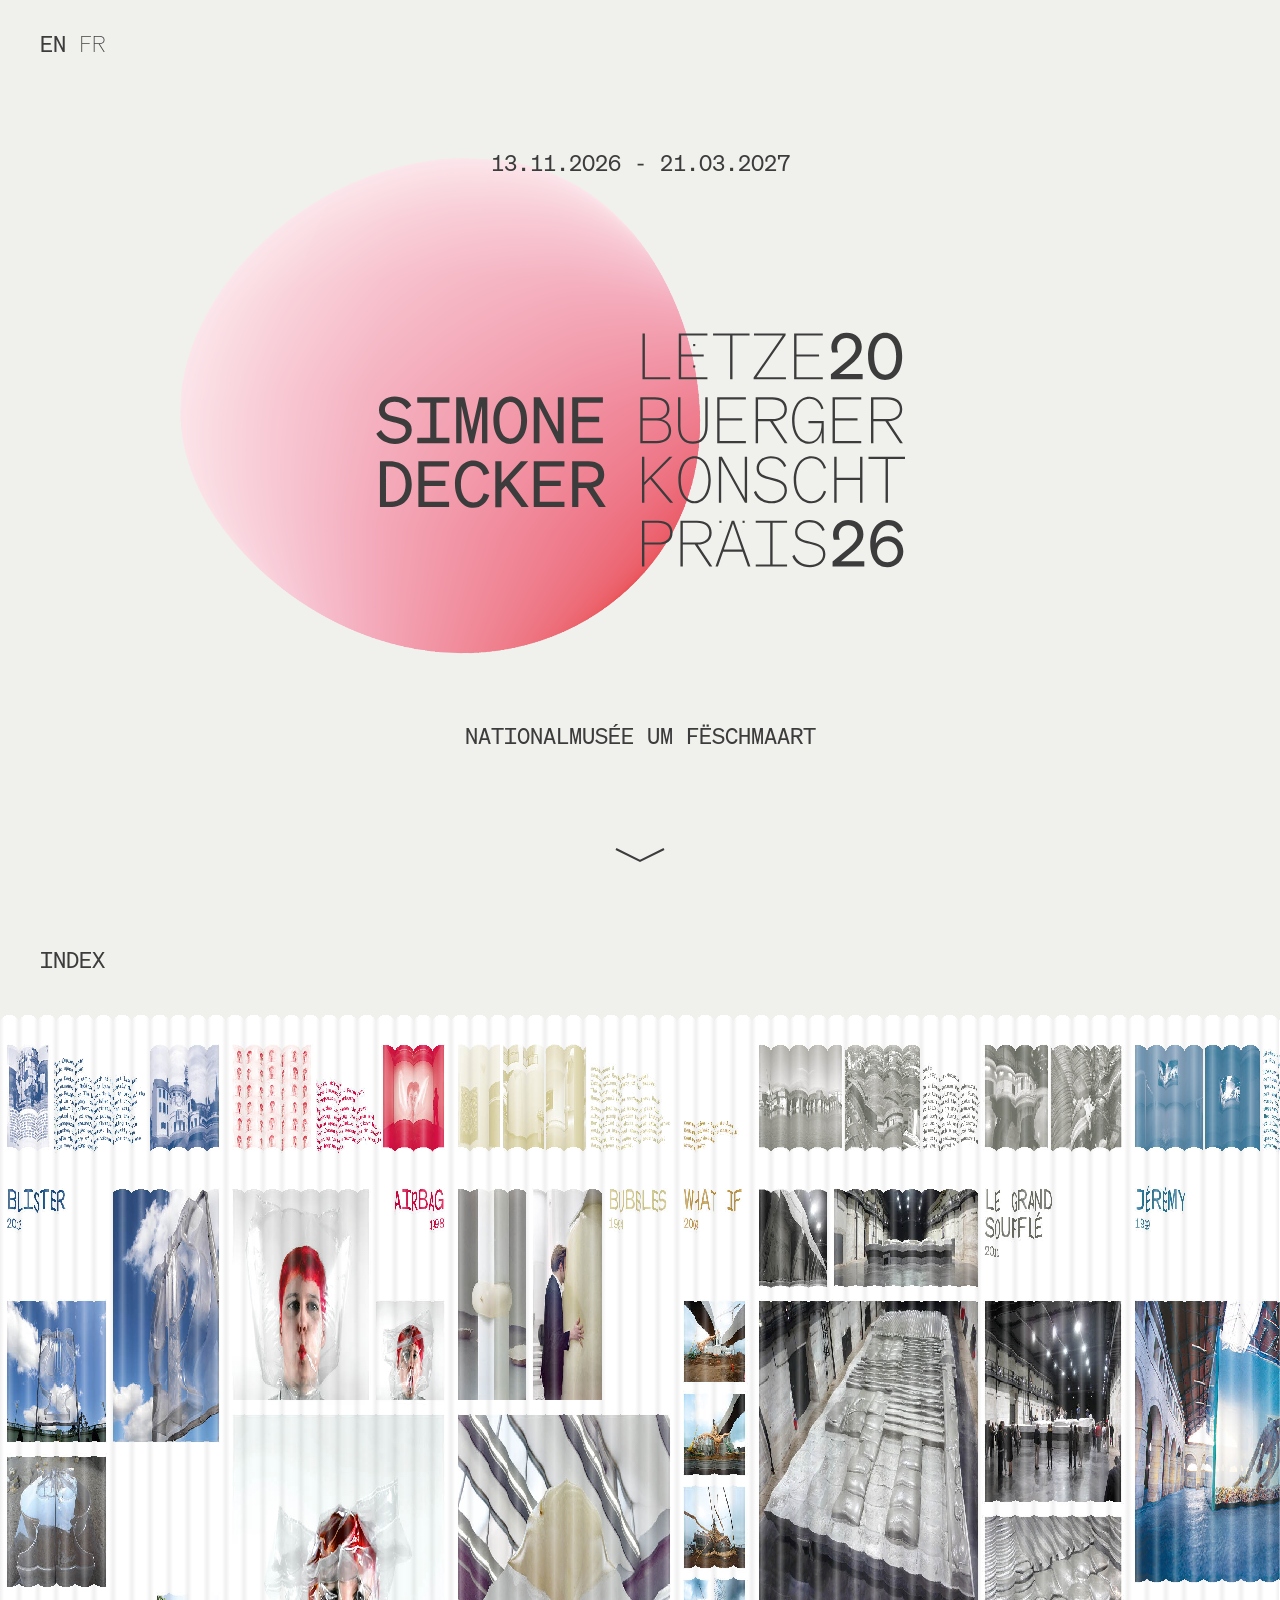
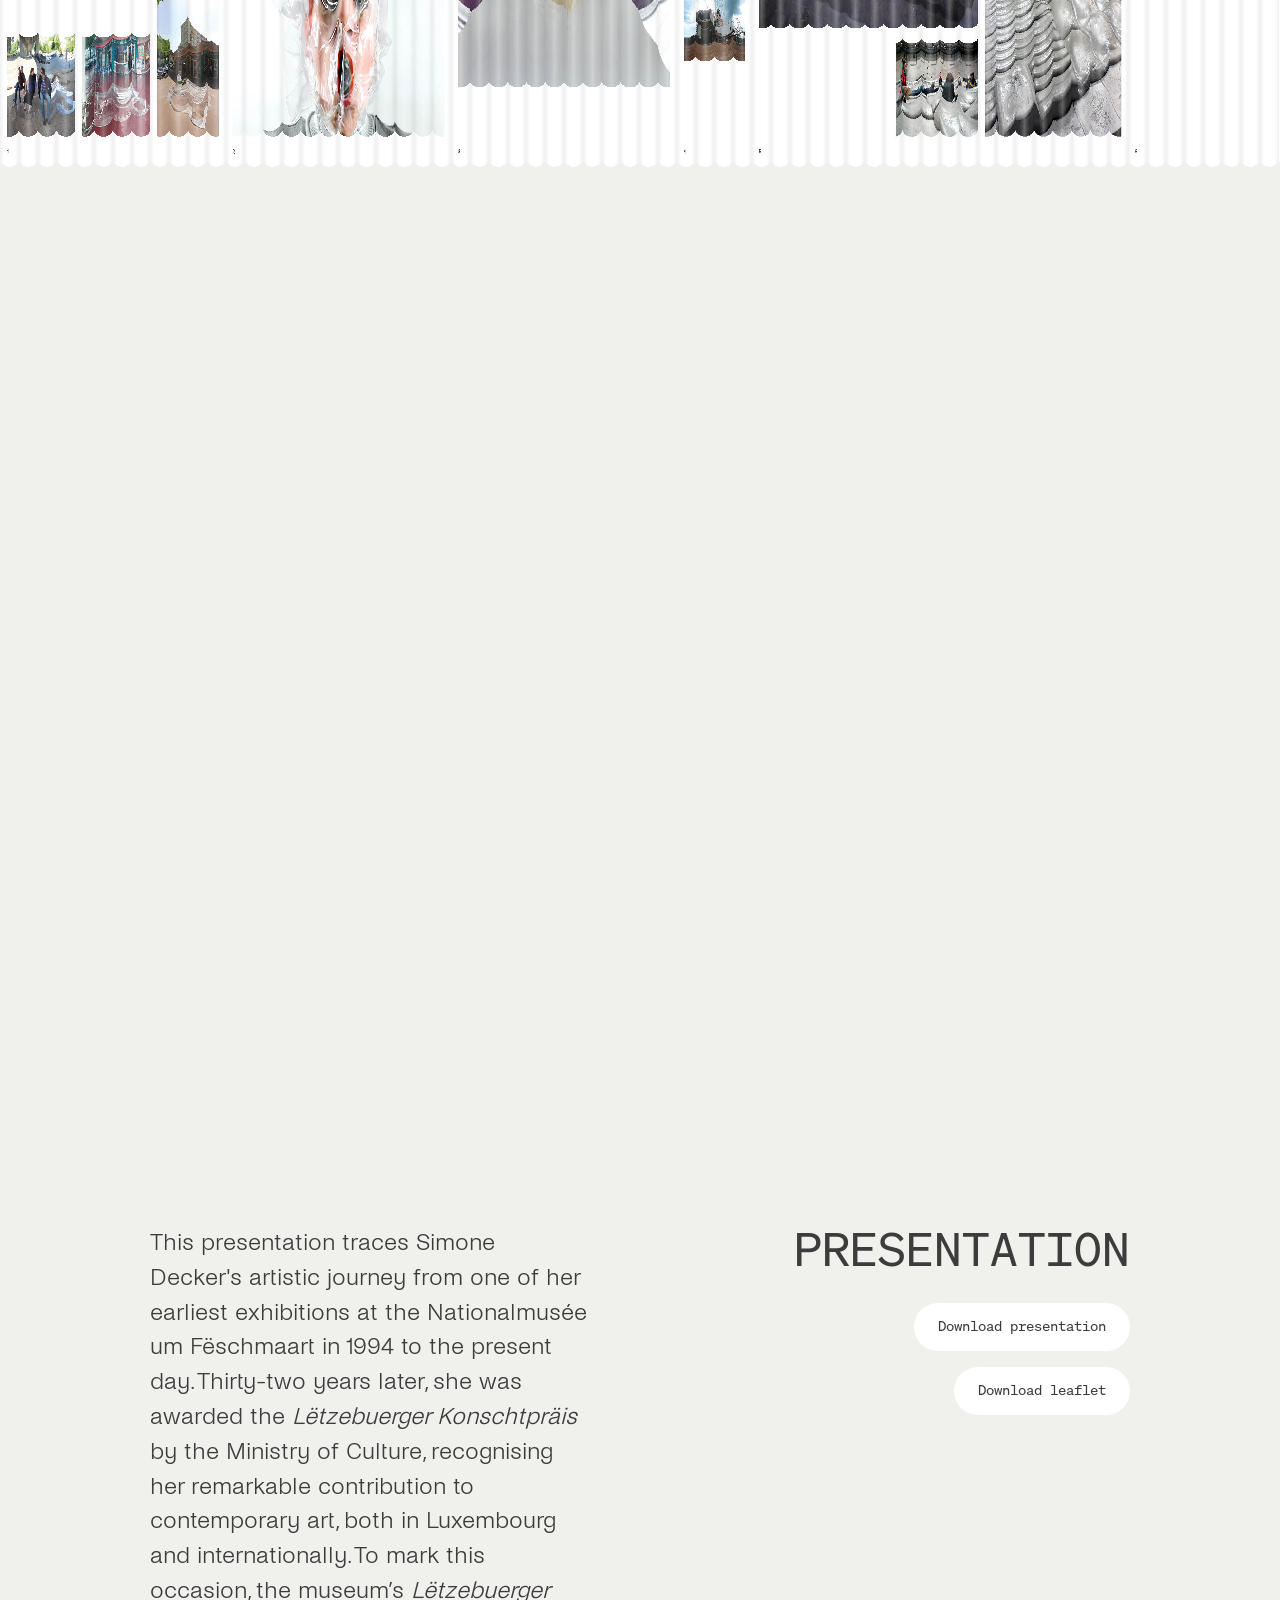
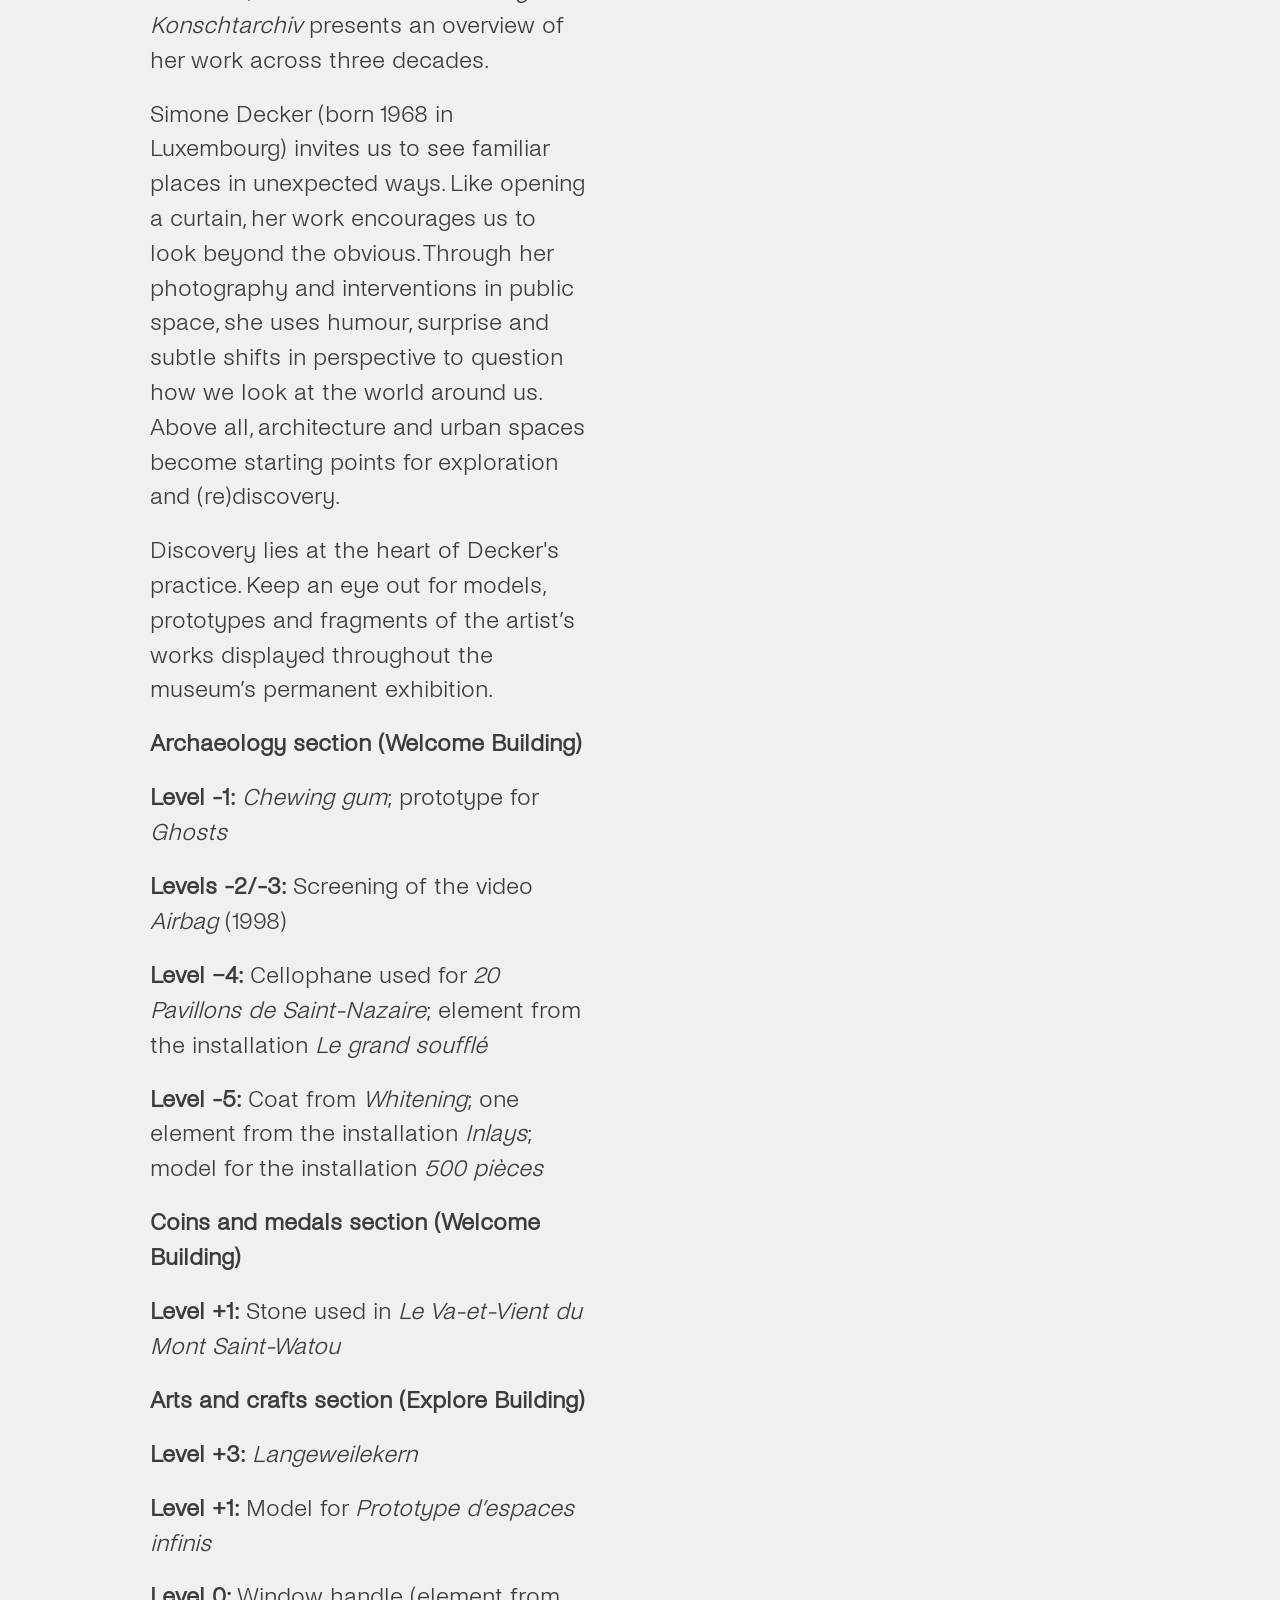
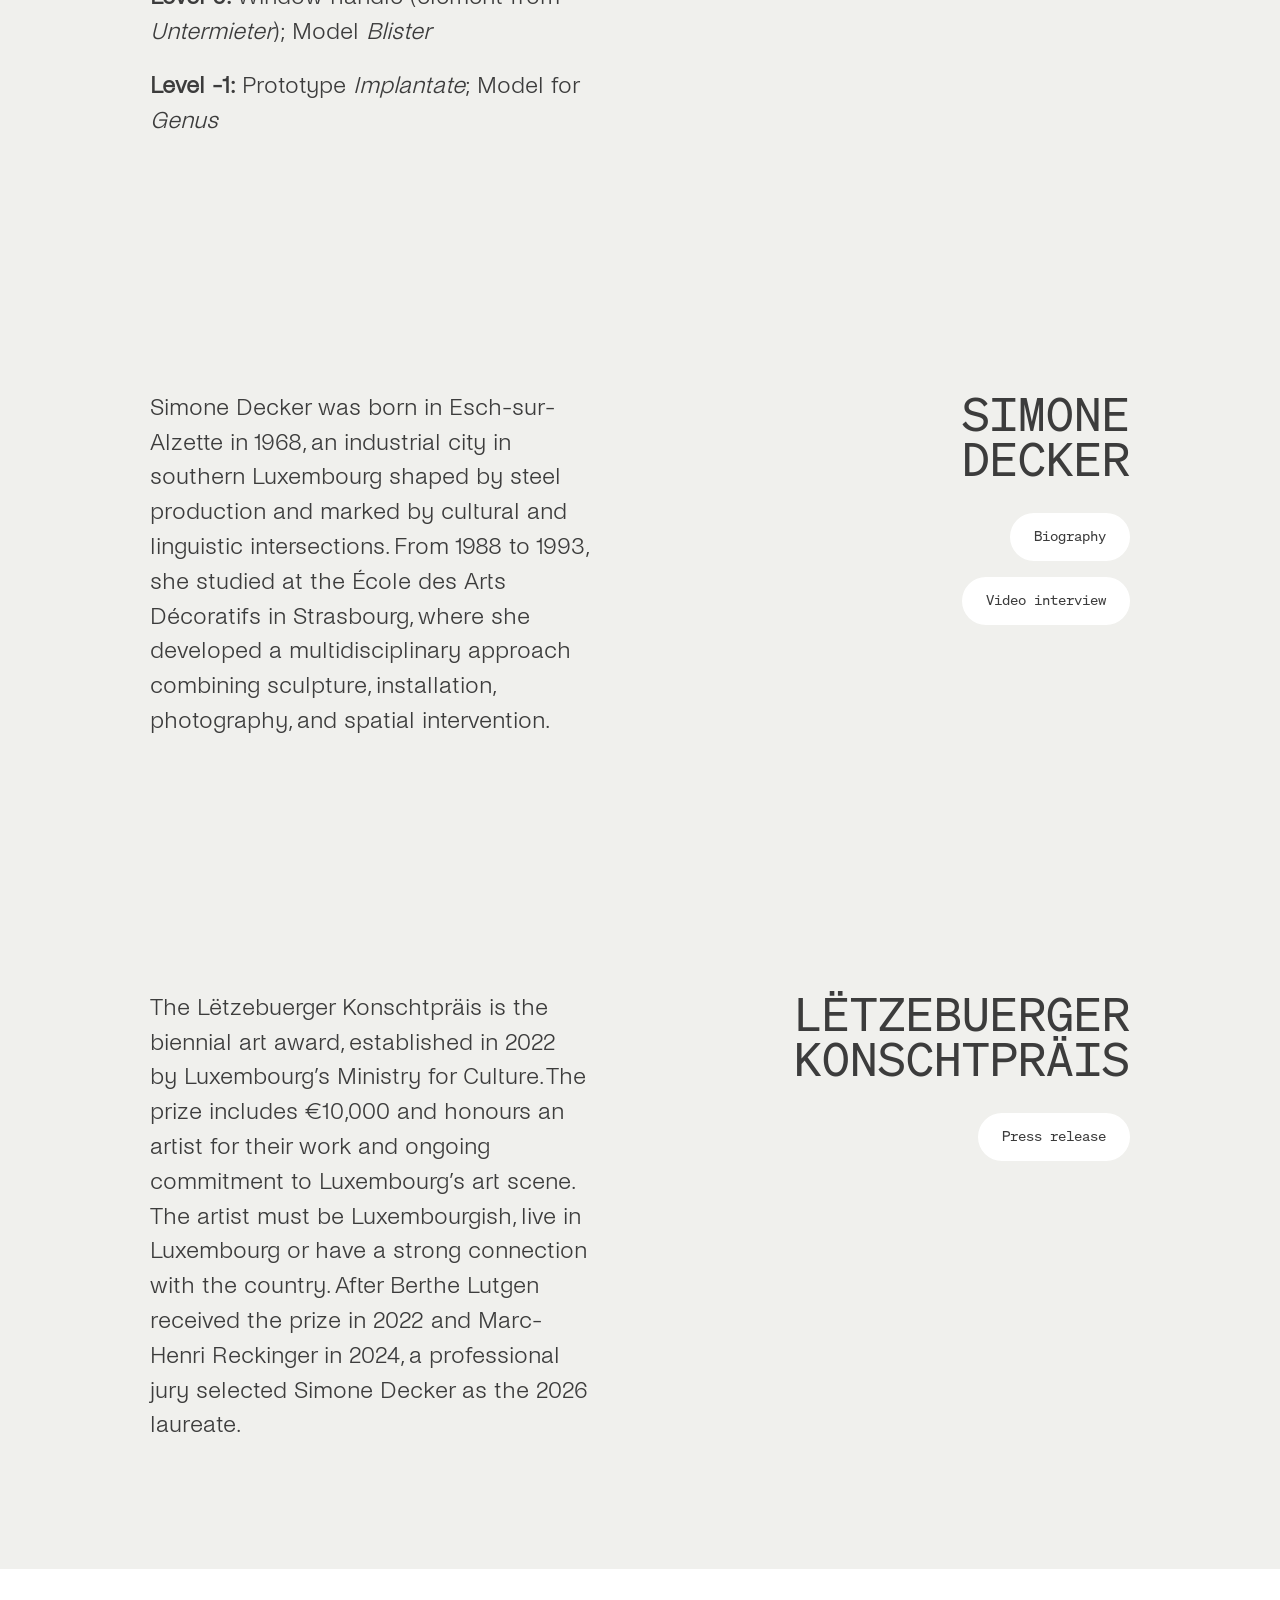
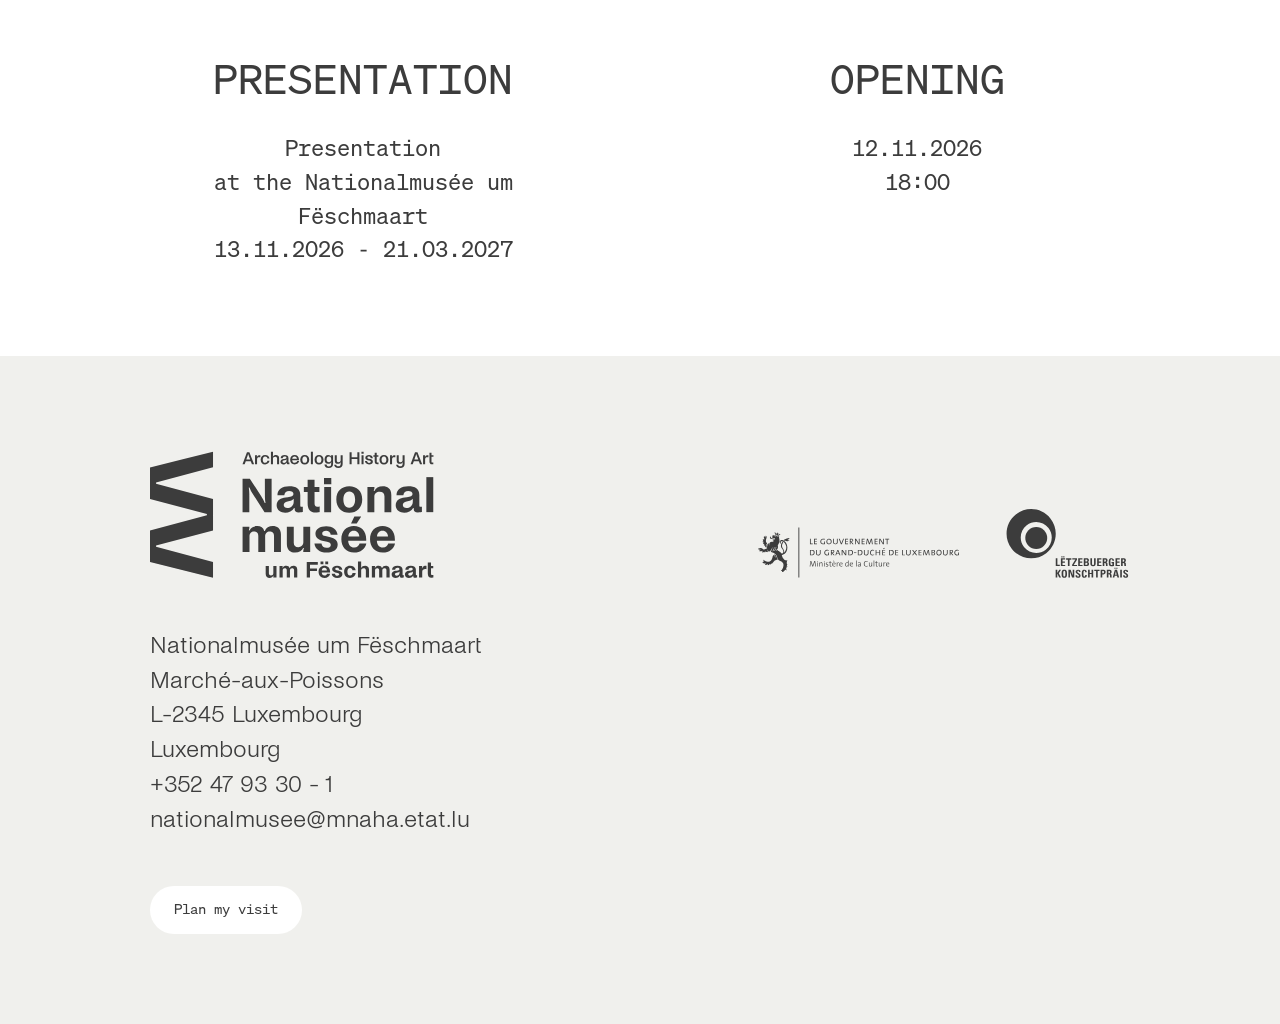
<file: index.html>
<!DOCTYPE html>
<html lang="en">

<head>
    <meta charset="UTF-8">
    <meta name="viewport" content="width=device-width, initial-scale=1.0">
    <title>KONSCHTPRÄIS 2026</title>
    <link rel="icon" href="assets/favicon.svg" type="image/svg+xml">
    <link rel="icon" href="assets/favicon.png" type="image/png">
    <link rel="stylesheet" href="style.css">
</head>

<body>

<section class="arrival-screen arrival-screen-identity" aria-label="Exhibition identity" data-i18n-aria-label="identity.label">
    <div class="arrival-identity-blob" data-identity-blob aria-hidden="true">
        <div class="arrival-identity-blob-pose">
            <img src="assets/blop.svg" alt="">
        </div>
    </div>
    <div class="arrival-identity-content">
        <nav class="arrival-identity-language" aria-label="Languages" data-i18n-aria-label="language.label">
            <button type="button" data-language="en" lang="en" aria-label="English" aria-pressed="true">EN</button>
            <button type="button" data-language="fr" lang="fr" aria-label="Français" aria-pressed="false">FR</button>
        </nav>
        <h1 class="arrival-identity-title">
            <img src="assets/title.svg" width="830" height="380"
                 alt="Simone Decker — Lëtzebuerger Konschtpräis 2026">
        </h1>
        <p class="arrival-identity-dates">13.11.2026 - 21.03.2027</p>
        <p class="arrival-identity-venue">NATIONALMUSÉE UM FËSCHMAART</p>
    </div>
    <a class="arrival-scroll-indicator" href="#curtain-stage"
       aria-label="Scroll down / Défiler vers le bas">
        <svg width="50" height="16" viewBox="0 0 50 16" aria-hidden="true" focusable="false">
            <path d="M1 2 L25 14 L49 2" fill="none" stroke="currentColor"
                  stroke-width="2" stroke-linecap="butt" stroke-linejoin="miter" />
        </svg>
    </a>
</section>

<section id="curtain-stage" class="curtain-sticky-stage">
<main class="hero">
<header id="conversationBar" class="conversation-bar">
    <span class="curtain-index-label">INDEX</span>
    <output class="conversation-bar-text" data-conversation-text aria-live="polite" aria-label="LETZEBUERGER KONSCHTPRAIS">
        <span class="conversation-title-line" data-conversation-title-line aria-hidden="true">LETZEBUERGER KONSCHTPRAIS</span>
    </output>
    <button type="button" class="conversation-menu-trigger" data-conversation-menu-trigger aria-expanded="false" aria-controls="conversationProjectList" aria-label="Open project list" data-i18n-aria-label="navigation.open">☰</button>
    <nav id="conversationProjectList" class="conversation-project-list" aria-label="Projects" data-i18n-aria-label="navigation.projects" hidden>
        <ul data-conversation-projects></ul>
    </nav>
</header>

<aside id="semanticNavigation" hidden aria-label="Temporary semantic navigation" data-i18n-aria-label="navigation.temporary">
    <select data-project-select disabled aria-label="Choose project" data-i18n-aria-label="navigation.chooseLabel">
        <option value="">Choose project…</option>
    </select>
    <output data-project-label>Project — / —</output>
    <button type="button" data-project-previous data-i18n="navigation.previous" disabled>PREVIOUS</button>
    <button type="button" data-project-next data-i18n="navigation.next" disabled>NEXT</button>
</aside>

<input hidden type="file" id="fileInput" accept="image/*" multiple>

<aside id="debugPanel" class="debug-panel" lang="en" aria-label="Development controls" hidden>
    <button type="button" class="debug-panel-close" data-debug-close aria-label="Close development controls">×</button>

    <div class="controls" aria-label="Periodic surface controls">
        <div class="debug-control">
            <label for="minimumVisibleFactorInput">Minimum Visible Factor</label>
            <div class="debug-control-inputs">
                <input type="range" id="minimumVisibleFactorInput" min="0" max="100" value="20" step="1">
                <input type="number" id="minimumVisibleFactorNumber" min="0" max="100" value="20" step="1" aria-label="Minimum Visible Factor value">
                <span>%</span>
            </div>
        </div>

        <div class="debug-control">
            <label for="maximumVisibleFactorInput">Maximum Visible Factor</label>
            <div class="debug-control-inputs">
                <input type="range" id="maximumVisibleFactorInput" min="0" max="100" value="100" step="1">
                <input type="number" id="maximumVisibleFactorNumber" min="0" max="100" value="100" step="1" aria-label="Maximum Visible Factor value">
                <span>%</span>
            </div>
        </div>

        <div class="debug-control">
            <label for="resetCurtainStateInput">Reset Curtain State</label>
            <div class="debug-control-inputs">
                <input type="range" id="resetCurtainStateInput" min="0" max="100" value="37.5" step="0.1">
                <input type="number" id="resetCurtainStateNumber" min="20" max="100" value="50" step="1" aria-label="Reset Curtain State value">
                <span>%</span>
            </div>
        </div>

        <div class="debug-control">
            <label for="carrierDistanceInput">Carrier Distance</label>
            <div class="debug-control-inputs">
                <input type="range" id="carrierDistanceInput" min="20" max="300" value="125" step="1">
                <input type="number" id="carrierDistanceNumber" min="20" max="300" value="125" step="1" aria-label="Carrier distance value">
                <span>mm</span>
            </div>
        </div>

        <div class="debug-control">
            <label for="modelTransitionInput">Model Transition</label>
            <div class="debug-control-inputs">
                <input type="range" id="modelTransitionInput" min="0" max="100" value="50" step="1">
                <input type="number" id="modelTransitionNumber" min="0" max="100" value="50" step="1" aria-label="Model transition value">
                <span>%</span>
            </div>
        </div>
    </div>

    <div class="developer-viewport-control">
        <label for="viewportPositionInput">Viewport Position</label>
        <input type="range" id="viewportPositionInput" min="0" max="100" value="0" step="0.1">
        <output id="viewportPositionValue" for="viewportPositionInput">0% · X 0 projected px</output>
    </div>

    <section class="mobile-snap-box-diagnostic" aria-label="Mobile snap-box diagnostic">
        <label for="mobileSnapBoxToggle">
            <input id="mobileSnapBoxToggle" type="checkbox">
            SHOW MOBILE SNAP BOXES
        </label>
        <pre id="mobileSnapBoxOutput" hidden></pre>
    </section>

    <section id="performanceOverview" class="performance-overview" aria-label="Performance information">
        <div class="performance-overview-header">
            <span>Performance</span>
        </div>
        <label class="source-representation-control" for="artworkSourceRepresentation">
            Artwork source
            <select id="artworkSourceRepresentation">
                <option value="a">SOURCE A</option>
                <option value="b">SOURCE B</option>
            </select>
        </label>
        <div data-performance-body>
            <pre data-performance-output>PERFORMANCE
Load artwork to begin measuring.</pre>
            <div class="performance-overview-actions">
                <button type="button" data-capture-performance>CAPTURE 5s</button>
                <button type="button" data-reset-worst>Reset</button>
            </div>
        </div>
    </section>
</aside>
<button id="debugReopen" lang="en" type="button" class="debug-reopen" data-debug-reopen aria-label="Open development controls" hidden>Dev</button>

<div class="container">
    <div id="curtainPresentation" class="curtain-presentation">
        <canvas id="canvas"></canvas>
        <div class="curtain-pinch-hint" data-curtain-pinch-hint
            aria-hidden="true" hidden>
            <img src="assets/pinch.svg" alt="">
        </div>
    </div>

</div>
</main>
</section>

<article class="exhibition-information" aria-label="Exhibition information" data-i18n-aria-label="editorial.label">
    <section class="editorial-section presentation-section" aria-labelledby="presentation-heading" lang="en" data-i18n-section>
        <div class="editorial-side">
            <h2 id="presentation-heading" class="editorial-title">
                <span class="editorial-title-line" data-i18n="presentation.heading">PRESENTATION</span>
            </h2>
            <div class="editorial-actions presentation-actions">
                <a class="information-pill presentation-download-link"
                    href="public/SIMONE-presentation-download.pdf"
                    download="SIMONE-presentation-download.pdf"><span data-i18n="actions.downloadPresentation">Download presentation</span></a>
                <a class="information-pill presentation-download-link leaflet-preview-link"
                    href="public/SIMONE-export/Simone%20Decker%20-%20Konschtpr%C3%A4is%202026%20-%20D%C3%A9pliant%20-%20download.pdf"
                    download="Simone Decker - Konschtpräis 2026 - Dépliant - download.pdf"><span data-i18n="actions.downloadLeaflet">Download leaflet</span></a>
            </div>
        </div>
        <div class="editorial-body">
            <p data-i18n-rich="presentation.intro">This presentation traces Simone Decker's artistic journey from one of her earliest exhibitions at the Nationalmusée um Fëschmaart in 1994 to the present day. Thirty-two years later, she was awarded the <em>Lëtzebuerger Konschtpräis</em> by the Ministry of Culture, recognising her remarkable contribution to contemporary art, both in Luxembourg and internationally. To mark this occasion, the museum’s <em>Lëtzebuerger Konschtarchiv</em> presents an overview of her work across three decades.</p>
            <p data-i18n-rich="presentation.practice">Simone Decker (born 1968 in Luxembourg) invites us to see familiar places in unexpected ways. Like opening a curtain, her work encourages us to look beyond the obvious. Through her photography and interventions in public space, she uses humour, surprise and subtle shifts in perspective to question how we look at the world around us. Above all, architecture and urban spaces become starting points for exploration and (re)discovery.</p>
            <p data-i18n-rich="presentation.discovery">Discovery lies at the heart of Decker's practice. Keep an eye out for models, prototypes and fragments of the artist’s works displayed throughout the museum’s permanent exhibition.</p>
            <p data-i18n-rich="presentation.archaeology"><strong>Archaeology section (Welcome Building)</strong></p>
            <p data-i18n-rich="presentation.level1"><strong>Level -1:</strong> <em>Chewing gum</em>; prototype for <em>Ghosts</em></p>
            <p data-i18n-rich="presentation.level23"><strong>Levels -2/-3:</strong> Screening of the video <em>Airbag</em> (1998)</p>
            <p data-i18n-rich="presentation.level4"><strong>Level −4:</strong> Cellophane used for <em>20 Pavillons de Saint-Nazaire</em>; element from the installation <em>Le grand soufflé</em></p>
            <p data-i18n-rich="presentation.level5"><strong>Level -5:</strong> Coat from <em>Whitening</em>; one element from the installation <em>Inlays</em>; model for the installation <em>500 pièces</em></p>
            <p data-i18n-rich="presentation.coins"><strong>Coins and medals section (Welcome Building)</strong></p>
            <p data-i18n-rich="presentation.coinsLevel2"><strong>Level +1:</strong> Stone used in <em>Le Va-et-Vient du Mont Saint-Watou</em></p>
            <p data-i18n-rich="presentation.crafts"><strong>Arts and crafts section (Explore Building)</strong></p>
            <p data-i18n-rich="presentation.craftsLevel3"><strong>Level +3:</strong> <em>Langeweilekern</em></p>
            <p data-i18n-rich="presentation.craftsLevel1"><strong>Level +1:</strong> Model for <em>Prototype d’espaces infinis</em></p>
            <p data-i18n-rich="presentation.craftsLevel0"><strong>Level 0:</strong> Window handle (element from <em>Untermieter</em>); Model <em>Blister</em></p>
            <p data-i18n-rich="presentation.craftsLevelMinus1"><strong>Level -1:</strong> Prototype <em>Implantate</em>; Model for <em>Genus</em></p>
        </div>
    </section>

    <section class="editorial-section" aria-labelledby="simone-decker-heading" lang="en" data-i18n-section>
        <div class="editorial-side">
            <h2 id="simone-decker-heading" class="editorial-title">
                <span class="editorial-title-line">SIMONE</span>
                <span class="editorial-title-line">DECKER</span>
            </h2>
            <div class="editorial-actions artist-actions" aria-label="Related Simone Decker content" data-i18n-aria-label="artist.related">
                <a class="information-pill konschtlexikon-link"
                    href="https://www.konschtlexikon.mnaha.lu/entry/lkl000302/"
                    target="_blank" rel="noopener noreferrer" data-i18n="actions.biography">Biography</a>
                <a class="information-pill video-interview-link" href="https://youtu.be/BH88cf4mVGA" target="_blank" rel="noopener noreferrer" data-i18n="actions.videoInterview">Video interview</a>
            </div>
        </div>
        <div class="editorial-body">
            <p data-i18n-rich="artist.biography">Simone Decker was born in Esch-sur-Alzette in 1968, an industrial city in southern Luxembourg shaped by steel production and marked by cultural and linguistic intersections. From 1988 to 1993, she studied at the École des Arts Décoratifs in Strasbourg, where she developed a multidisciplinary approach combining sculpture, installation, photography, and spatial intervention.</p>
        </div>
    </section>

    <section class="editorial-section" aria-labelledby="prize-heading" lang="en" data-i18n-section>
        <div class="editorial-side">
            <h2 id="prize-heading" class="editorial-title">
                <span class="editorial-title-line">LËTZEBUERGER</span>
                <span class="editorial-title-line">KONSCHTPRÄIS</span>
            </h2>
            <div class="editorial-actions" aria-label="Related prize content" data-i18n-aria-label="prize.related">
                <a class="information-pill press-release-link"
                    href="https://mcult.gouvernement.lu/en/actualites.gouvernement2024+fr+actualites+toutes_actualites+communiques+2026+01-janvier+22-thill-konschtprais.html"
                    target="_blank" rel="noopener noreferrer"><span data-i18n="actions.pressRelease">Press release</span></a>
            </div>
        </div>
        <div class="editorial-body">
            <p data-i18n-rich="prize.description">The Lëtzebuerger Konschtpräis is the biennial art award, established in 2022 by Luxembourg’s Ministry for Culture. The prize includes €10,000 and honours an artist for their work and ongoing commitment to Luxembourg’s art scene. The artist must be Luxembourgish, live in Luxembourg or have a strong connection with the country. After Berthe Lutgen received the prize in 2022 and Marc-Henri Reckinger in 2024, a professional jury selected Simone Decker as the 2026 laureate.</p>
        </div>
    </section>

    <section class="visit-information" aria-label="Exhibition dates" data-i18n-aria-label="visit.label">
        <section class="visit-information-block visit-information-block-exhibition"
            aria-labelledby="exhibition-heading">
            <h2 id="exhibition-heading" data-i18n="visit.exhibitionHeading">PRESENTATION</h2>
            <p><span data-i18n="visit.description">Presentation</span><br>
                <span data-i18n="visit.location">at the Nationalmusée um Fëschmaart</span><br>
                <time datetime="2026-11-13">13.11.2026</time> -
                <time datetime="2027-03-21">21.03.2027</time></p>
        </section>
        <section class="visit-information-block" aria-labelledby="opening-heading">
            <h2 id="opening-heading" data-i18n="visit.openingHeading">OPENING</h2>
            <p><time datetime="2026-11-12T18:00">12.11.2026<br>18:00</time></p>
        </section>
    </section>

    <footer class="exhibition-footer">
        <div class="exhibition-footer-logos">
            <img src="assets/logomusee.svg" width="290" height="135"
                alt="Nationalmusée um Fëschmaart">
            <img src="assets/logos.svg" width="375" height="75"
                alt="Ministry of Culture and Lëtzebuerger Konschtpräis" data-i18n-alt="footer.partnersAlt">
        </div>
        <address class="exhibition-contact">
            Nationalmusée um Fëschmaart<br>
            Marché-aux-Poissons<br>
            L-2345 Luxembourg<br>
            Luxembourg<br>
            <a href="tel:+3524793301">+352 47 93 30 - 1</a><br>
            <a href="mailto:nationalmusee@mnaha.etat.lu">nationalmusee@mnaha.etat.lu</a>
        </address>
        <a class="information-pill exhibition-visit-action" data-i18n="actions.planVisit"
            href="https://www.nationalmusee.lu/en/visit/practical-infos/opening-times-and-admission"
            data-language-href-en="https://www.nationalmusee.lu/en/visit/practical-infos/opening-times-and-admission"
            data-language-href-fr="https://www.nationalmusee.lu/fr/visite/infos-pratiques/horaires-et-tarifs"
            target="_blank" rel="noopener noreferrer">
            Plan my visit
        </a>
    </footer>
</article>

<script type="module" src="script.js"></script>
<script type="module" src="src/application/startArrivalScrollIndicator.js"></script>

</body>
</html>
</file>
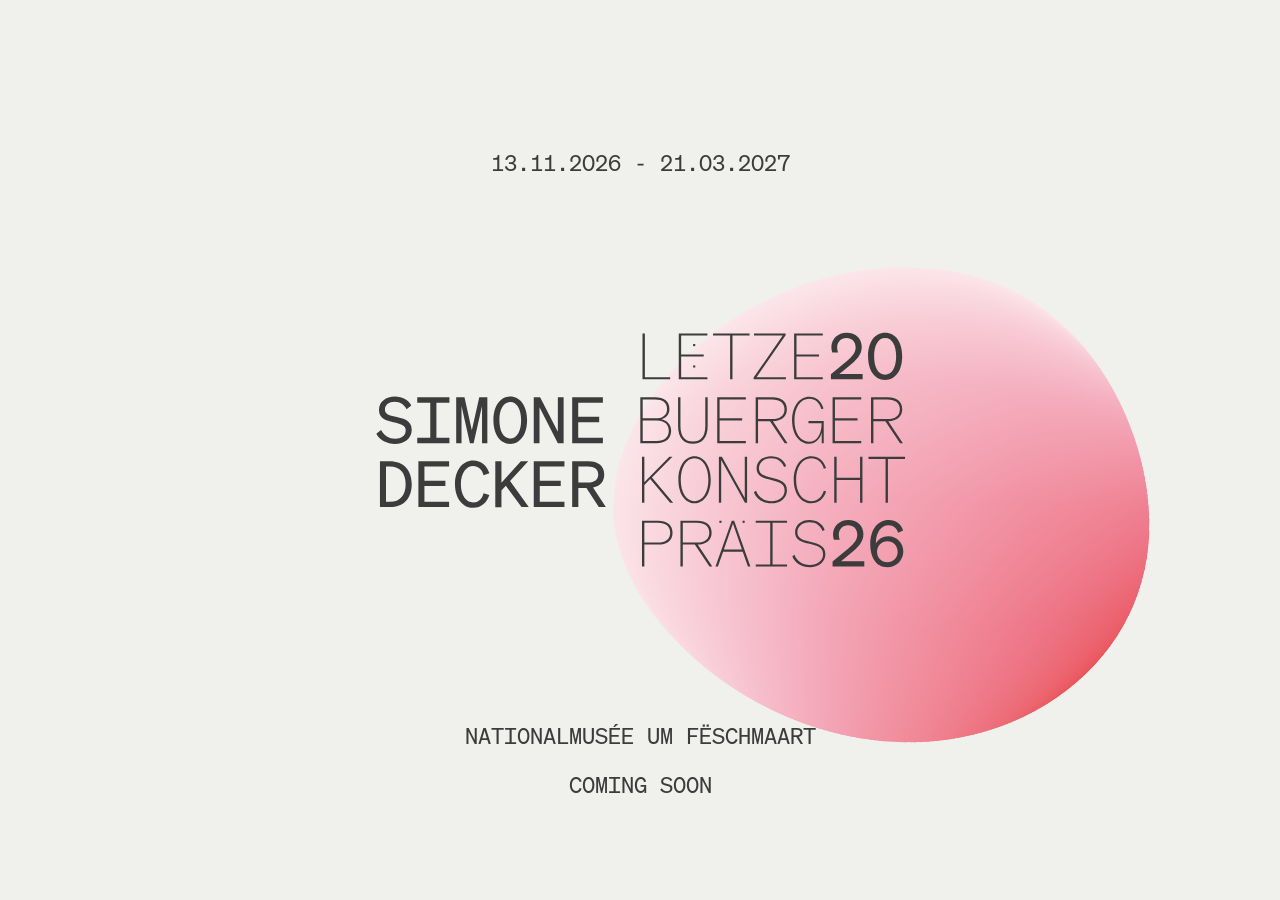
<file: coming-soon.html>
<!DOCTYPE html>
<html lang="en">

<head>
    <meta charset="UTF-8">
    <meta name="viewport" content="width=device-width, initial-scale=1.0">
    <title>Coming soon — KONSCHTPRÄIS 2026</title>
    <link rel="icon" href="assets/favicon.svg" type="image/svg+xml">
    <link rel="icon" href="assets/favicon.png" type="image/png">
    <link rel="stylesheet" href="style.css">
    <style>
        .coming-soon-label {
            position: absolute;
            top: calc(100% + 1em);
            left: 0;
            width: 100%;
            font: inherit;
        }
    </style>
</head>

<body>

<main class="arrival-screen arrival-screen-identity" aria-label="Exhibition identity">
    <div class="arrival-identity-blob" data-identity-blob aria-hidden="true">
        <div class="arrival-identity-blob-pose">
            <img src="assets/blop.svg" alt="">
        </div>
    </div>
    <div class="arrival-identity-content">
        <h1 class="arrival-identity-title">
            <img src="assets/title.svg" width="830" height="380"
                 alt="Simone Decker — Lëtzebuerger Konschtpräis 2026">
        </h1>
        <p class="arrival-identity-dates">13.11.2026 - 21.03.2027</p>
        <p class="arrival-identity-venue">NATIONALMUSÉE UM FËSCHMAART <span class="coming-soon-label" lang="en">COMING SOON</span></p>
    </div>
</main>

<script type="module">
    import { startIdentityBlobPresentation } from "./src/prototypes/identity/startIdentityBlobPresentation.js";

    startIdentityBlobPresentation();
</script>
</body>
</html>
</file>
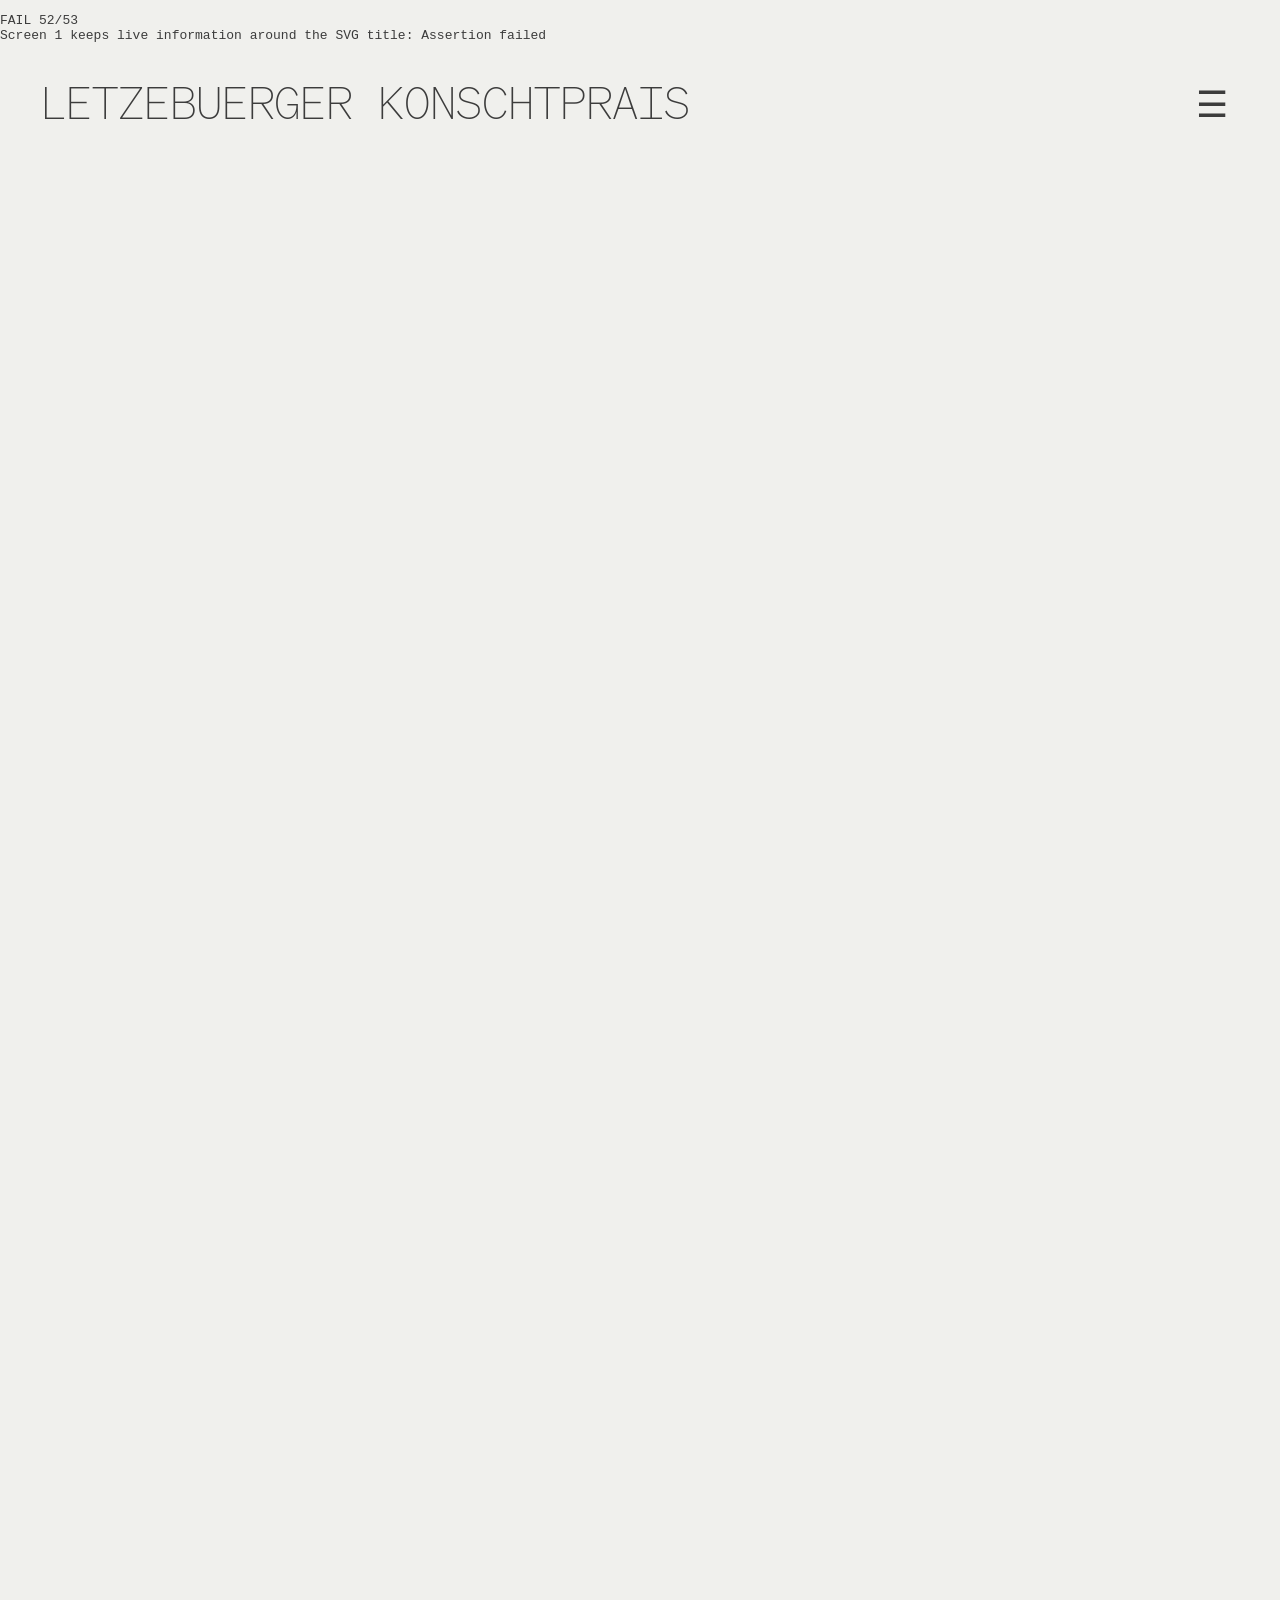
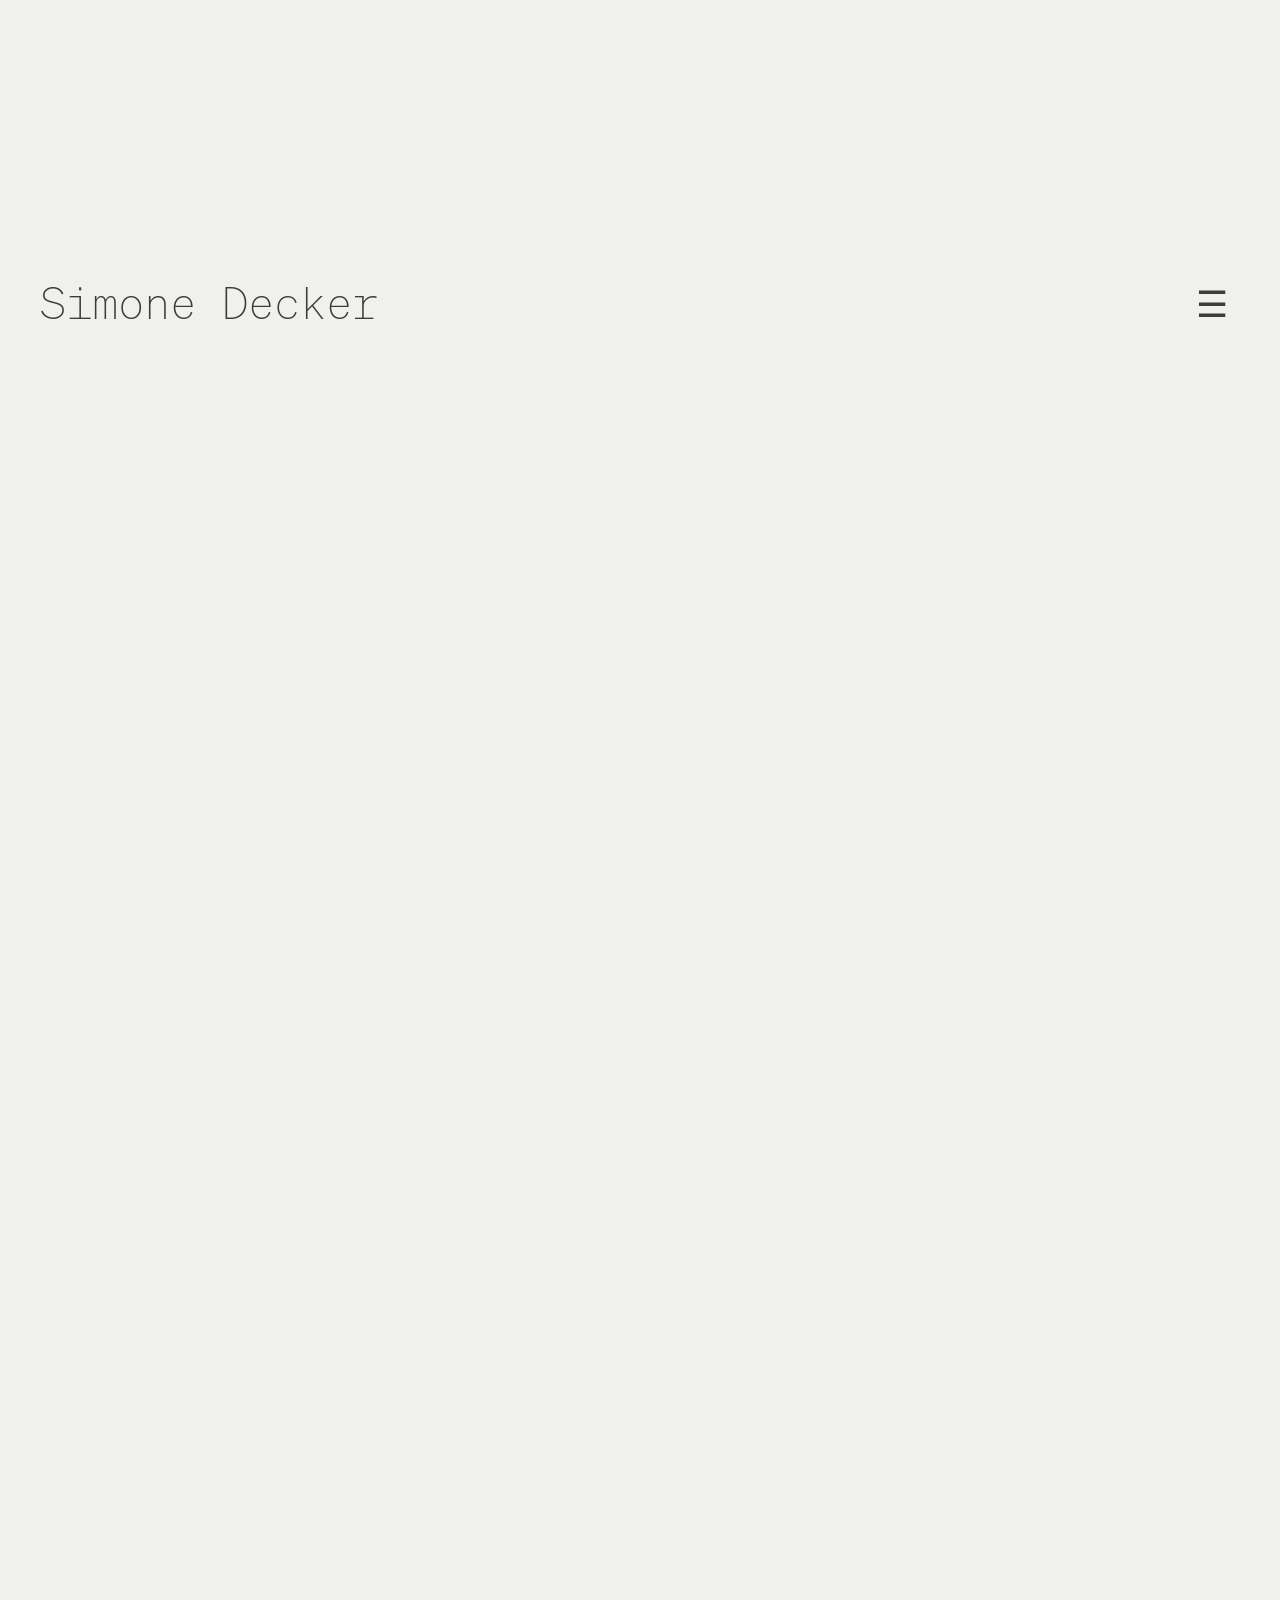
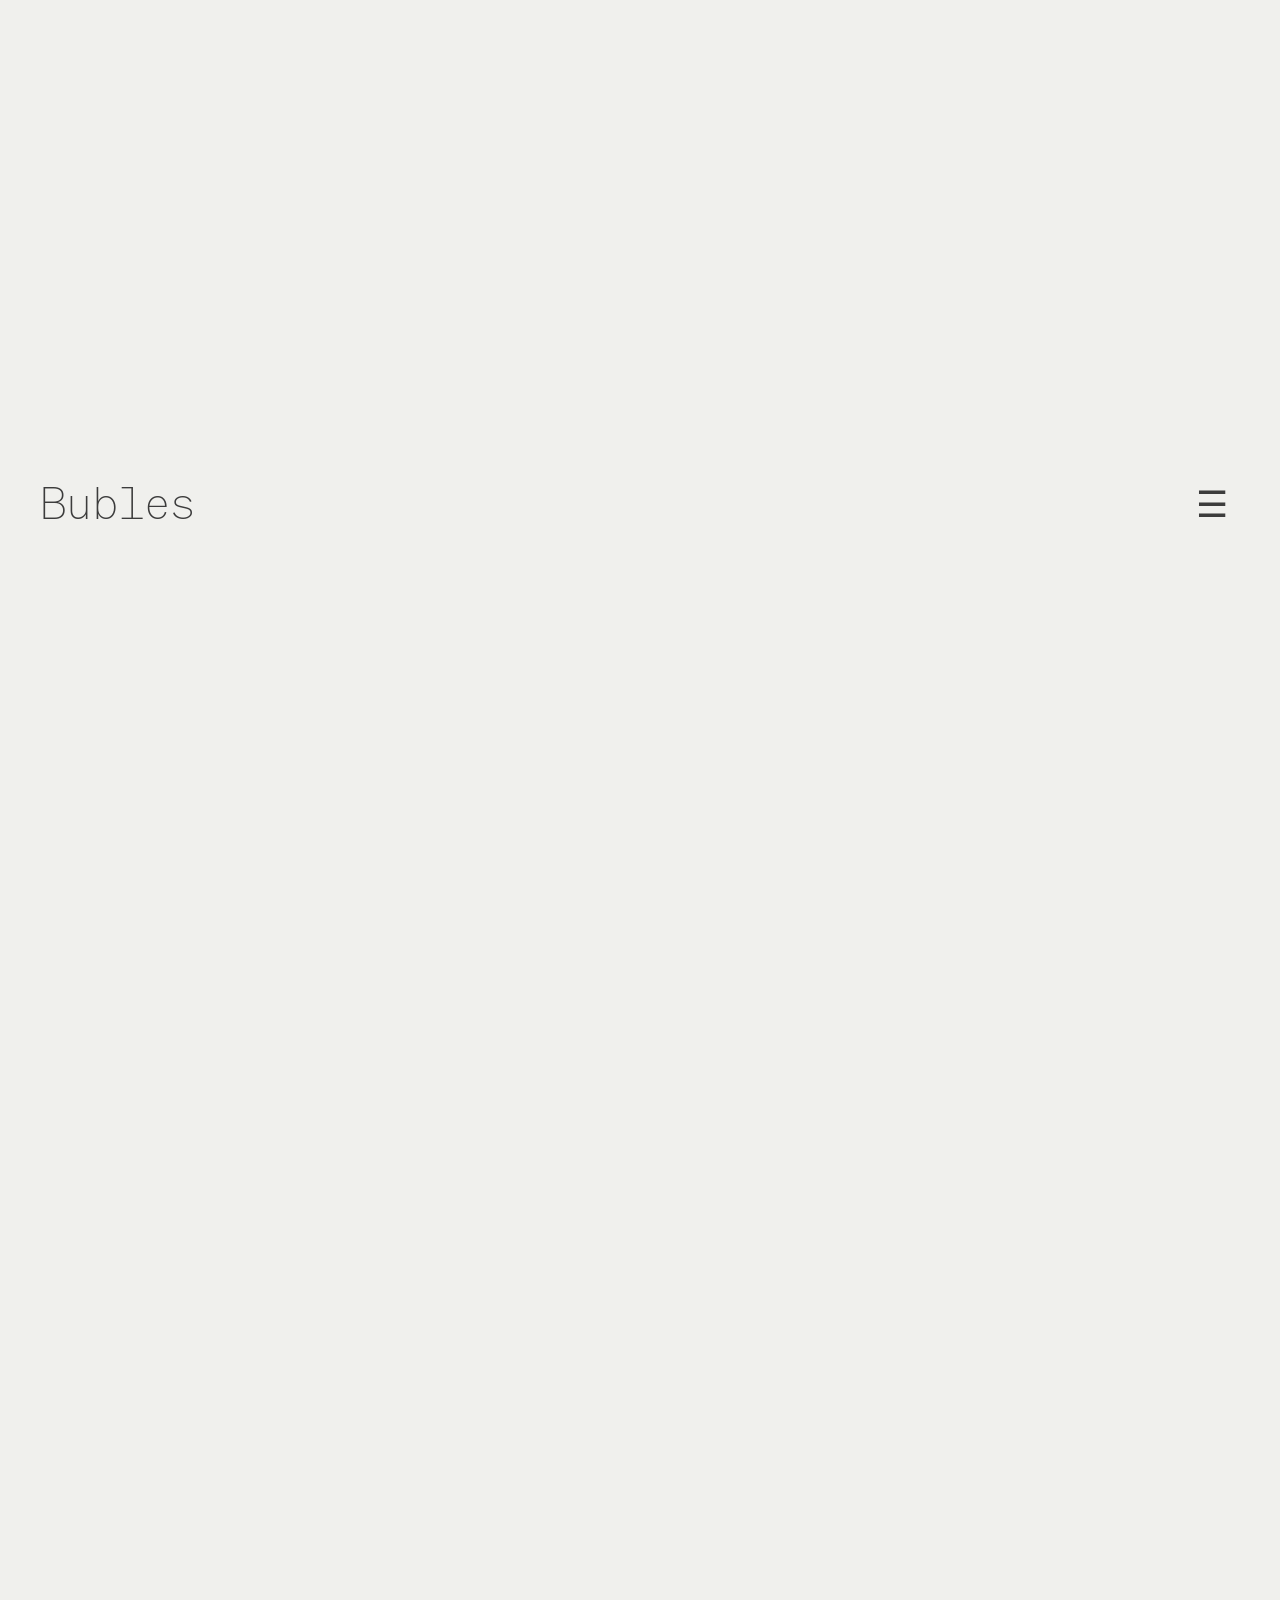
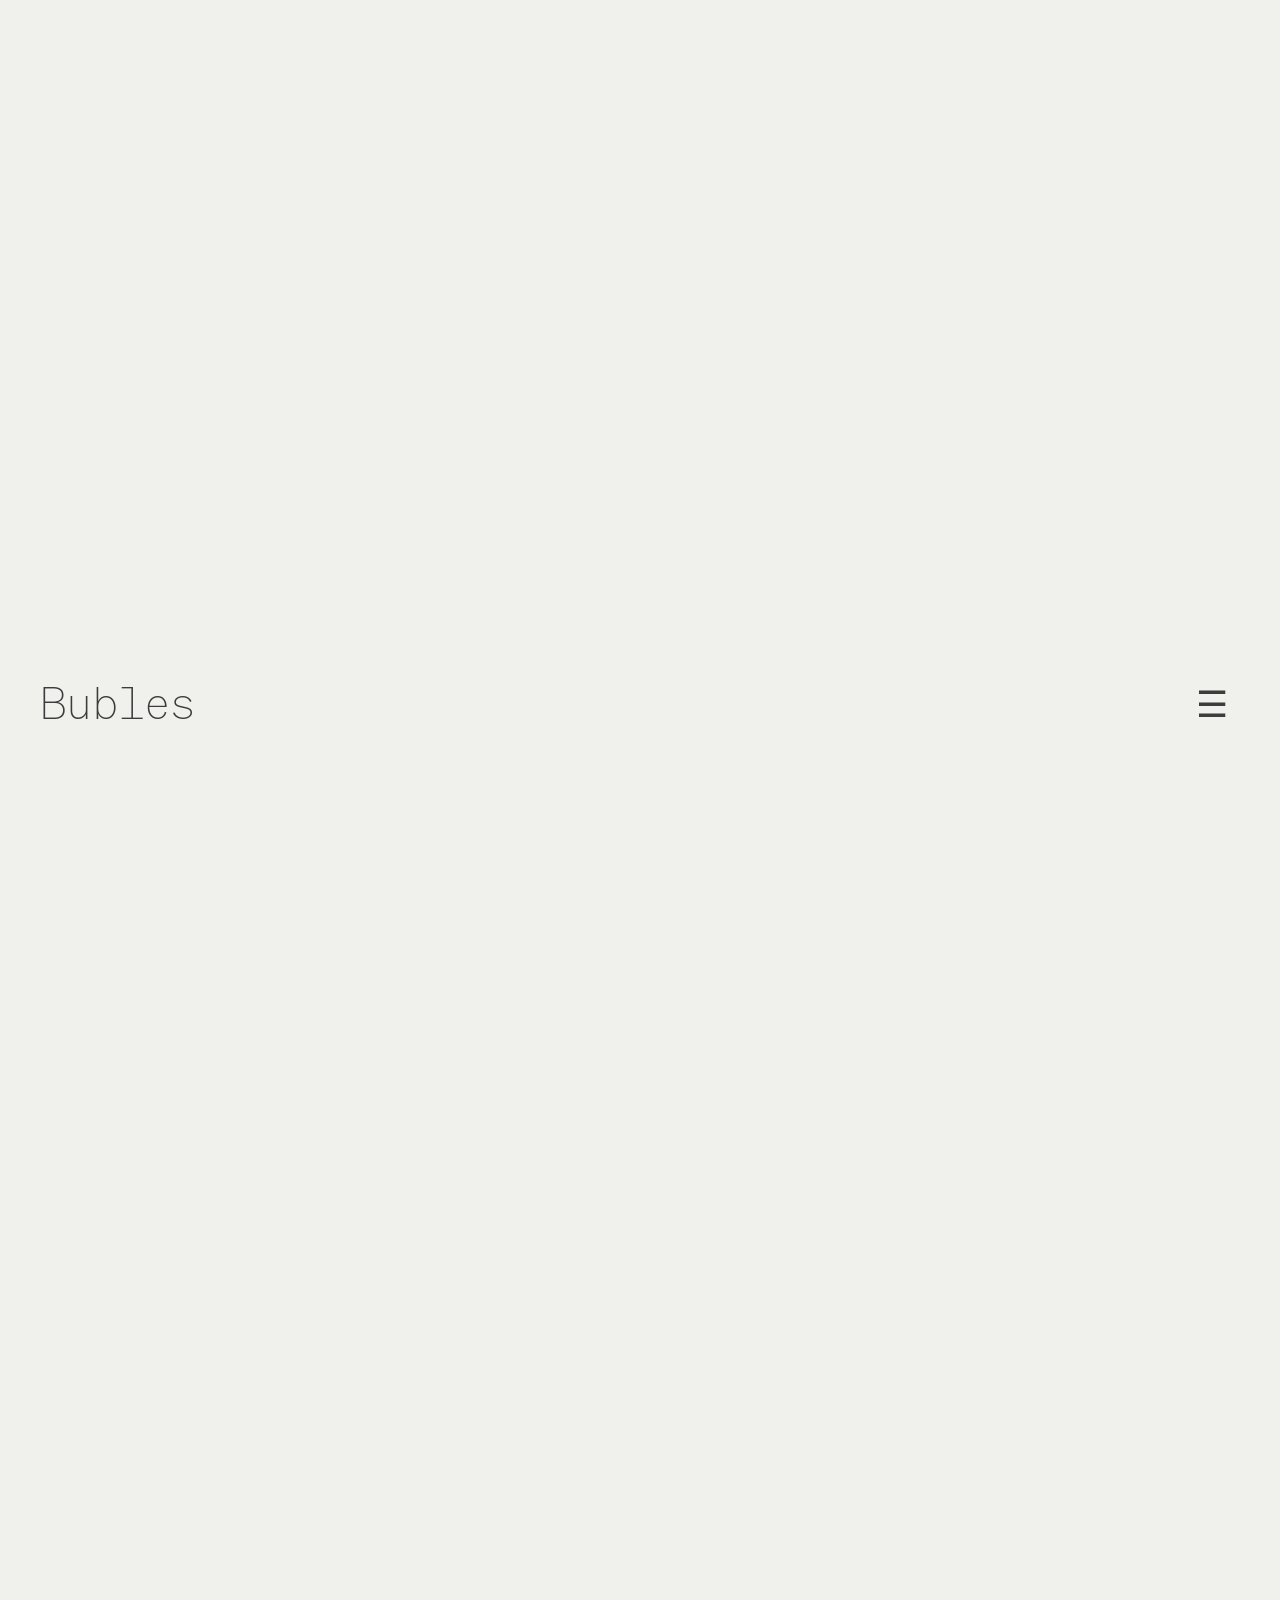
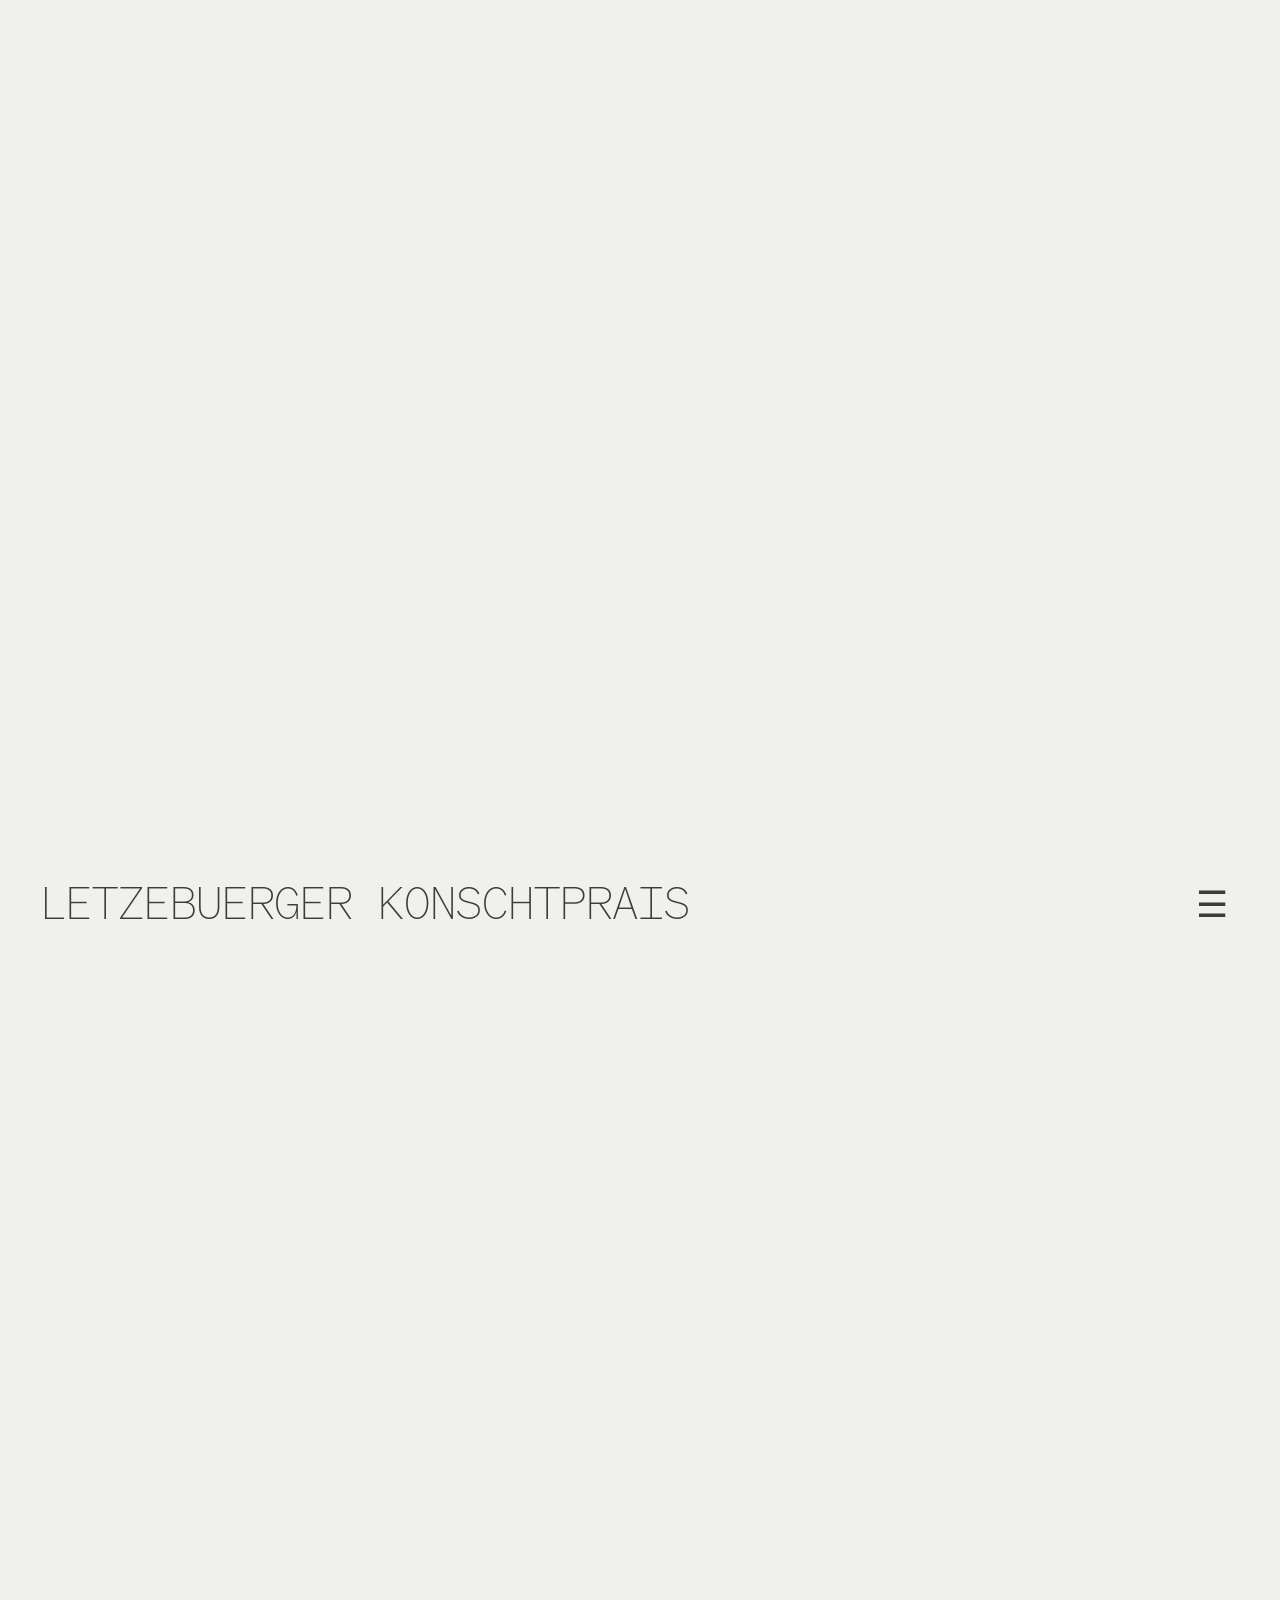
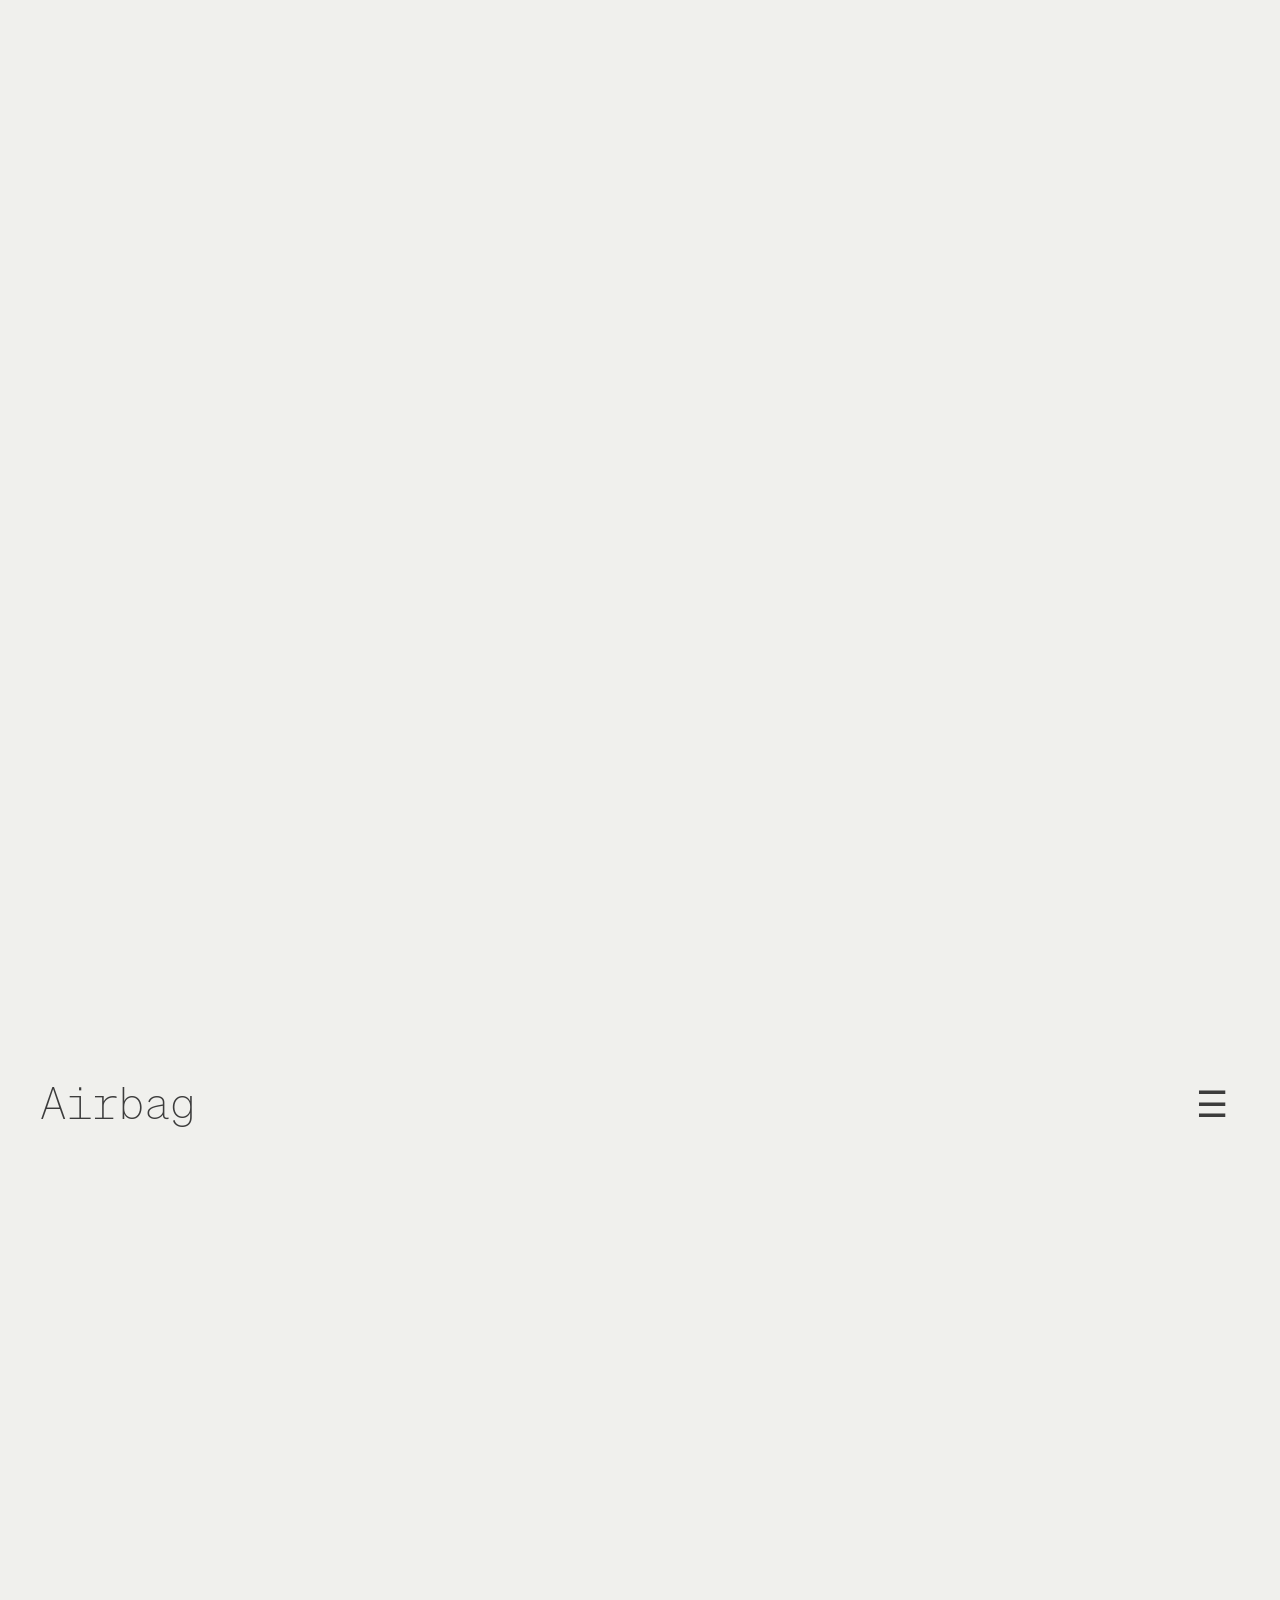
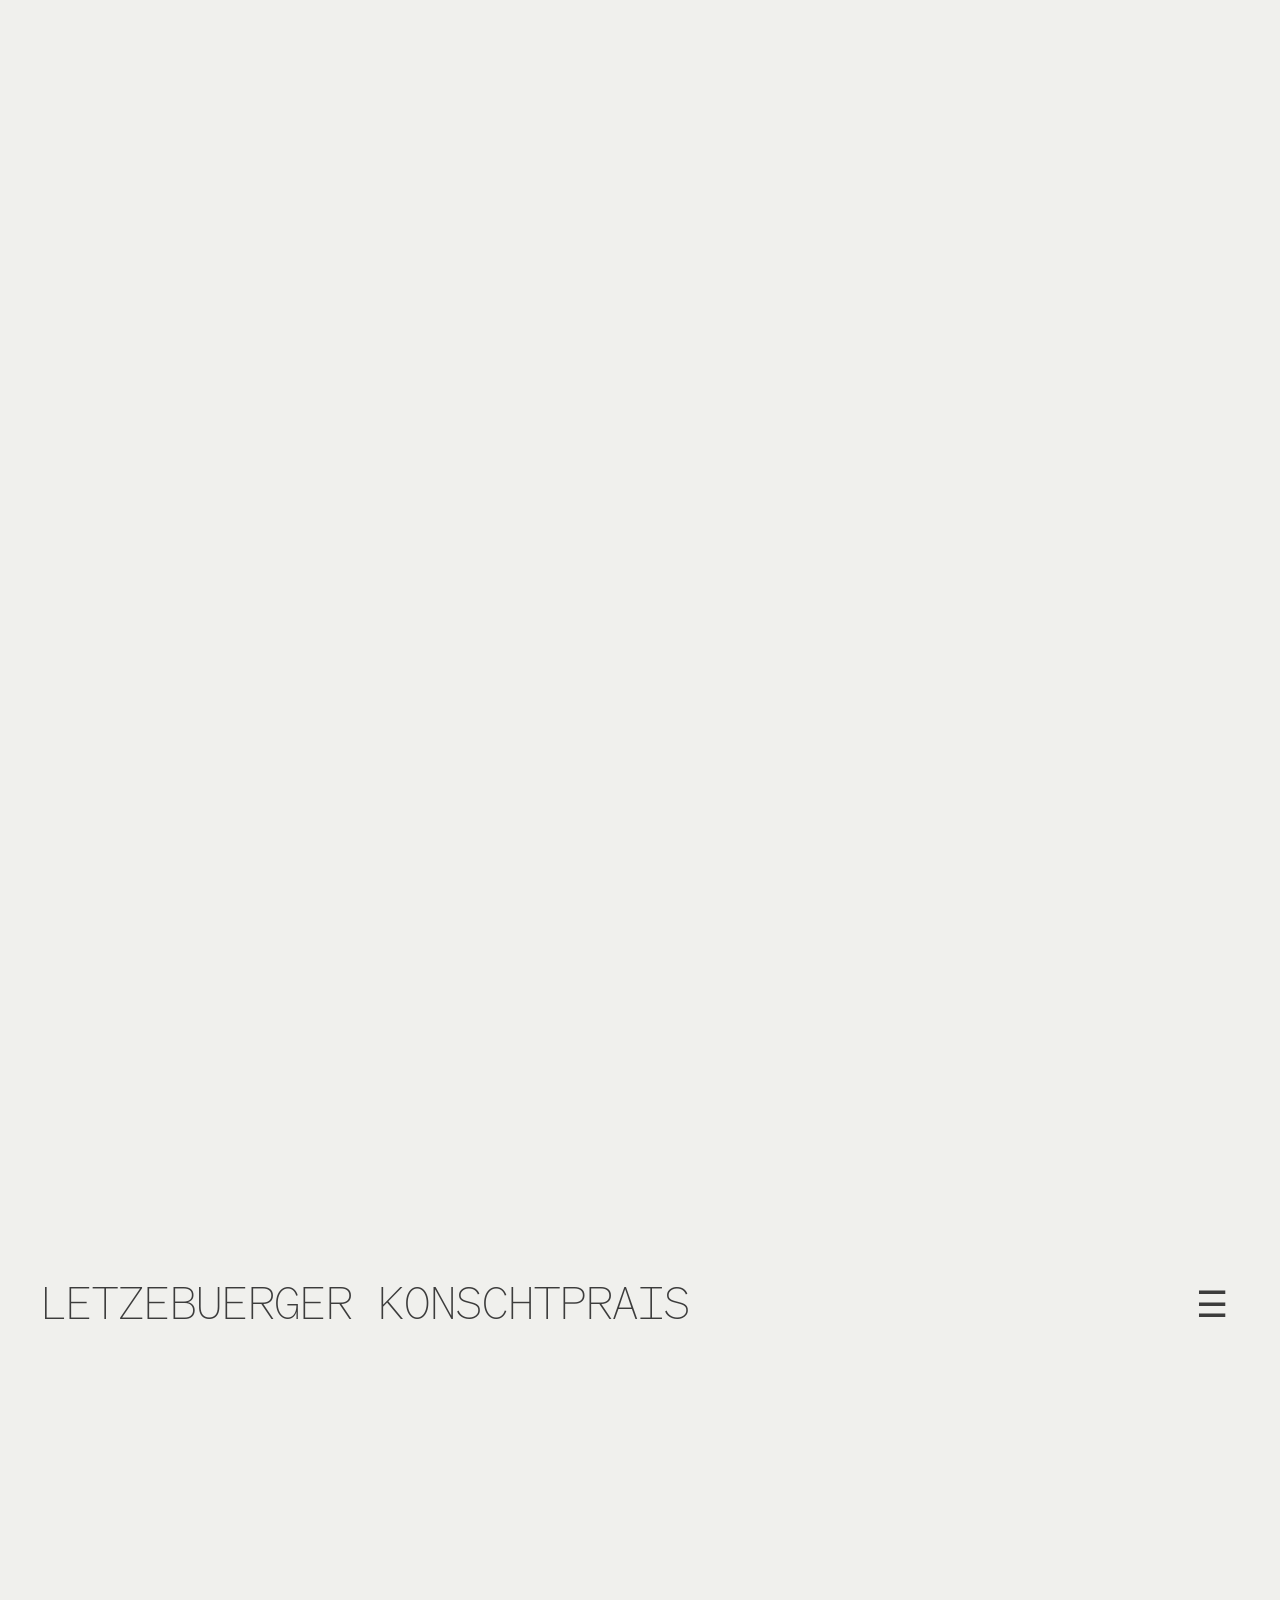
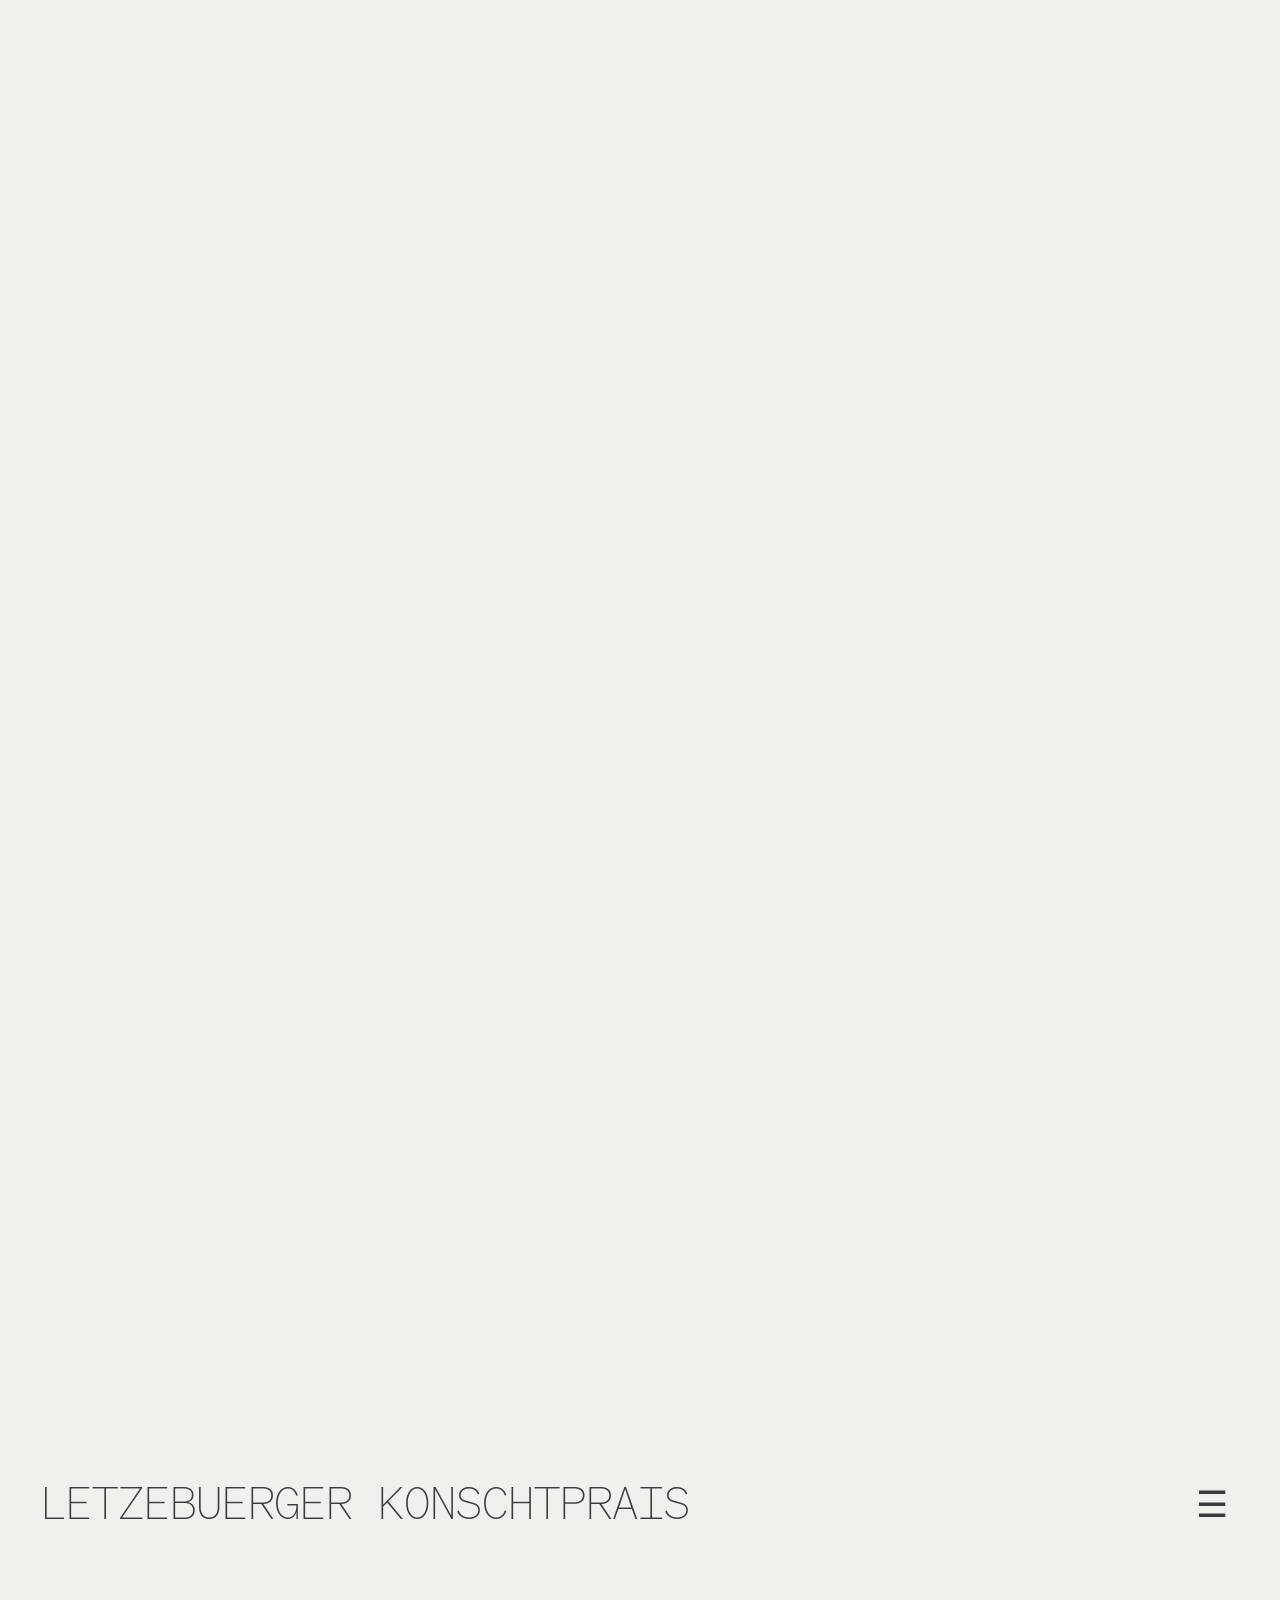
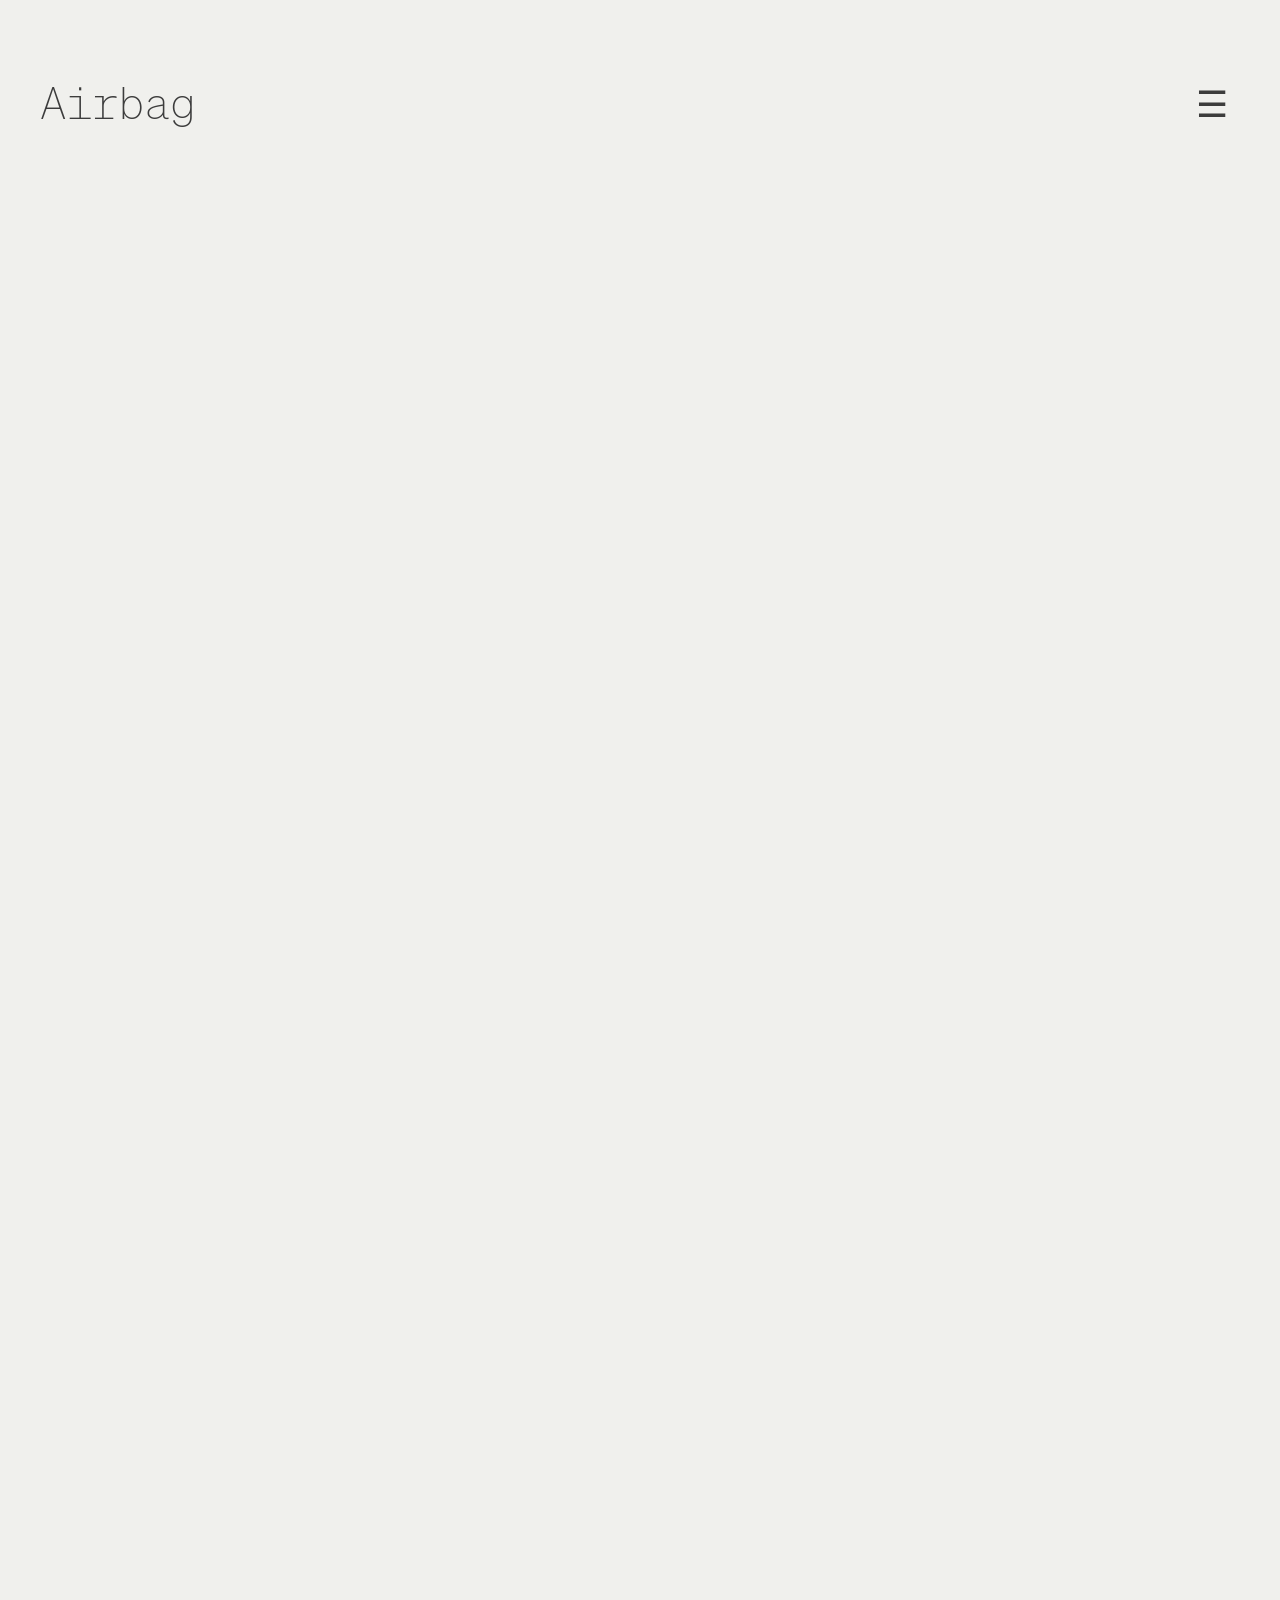
<file: tests/InterfaceArchitecture.test.html>
<!doctype html>
<meta charset="utf-8">
<title>Interface architecture tests</title>
<link rel="stylesheet" href="../style.css">
<pre id="results">Running…</pre>
<script type="module" src="./InterfaceArchitecture.test.js"></script>
</file>
<file: style.css>
@font-face{

    font-family:"Söhne Mono Buch";

    src:url("fonts/soehne-mono-buch.woff2") format("woff2");

    font-style:normal;

    font-weight:400;

    font-display:swap;

}

@font-face{

    font-family:"Noi Grotesk Light";

    src:url("fonts/NoiGrotesk-Light.woff2") format("woff2");

    font-style:normal;

    font-weight:300;

    font-display:swap;

}

@font-face{

    font-family:"Söhne Mono Extraleicht";

    src:url("fonts/soehne-mono-extraleicht.woff2") format("woff2");

    font-style:normal;

    font-weight:200;

    font-display:swap;

}

:root{

    --color-text:#3c3c3c;

    --type-display:clamp(4rem,5vw,6rem);

    --type-section:clamp(2.5rem,3.2vw,4rem);

    --type-information:1.4rem;

    --type-body:1rem;

    --page-margin:150px;

}

html,
body{

    background:#f0f0ed;

}

body{

    --conversation-bar-height:104px;

    margin:0;

    color:var(--color-text);

    font-family:"Söhne Mono Buch",monospace;

}

button,
input,
select{

    font-family:inherit;

}

.hero{

    position:relative;

    display:grid;

    grid-template-rows:var(--conversation-bar-height) minmax(0,1fr) 28px;

    height:100vh;

    height:100dvh;

}

.arrival-screen{

    display:none;

}

.arrival-scroll-indicator{

    position:absolute;
    z-index:3;
    left:50%;
    bottom:calc(23px + env(safe-area-inset-bottom,0px));
    transform:translateX(-50%);
    display:grid;
    place-items:center;
    width:64px;
    height:44px;
    color:var(--color-text);

}

.arrival-scroll-indicator svg{

    display:block;
    animation:arrival-scroll-drift 2.4s ease-in-out infinite;

}

.arrival-scroll-indicator:focus-visible{

    outline:1px solid currentColor;
    outline-offset:3px;

}

@keyframes arrival-scroll-drift{

    0%,100%{ transform:translateY(0); }
    50%{ transform:translateY(6px); }

}

@media (prefers-reduced-motion:reduce){

    .arrival-scroll-indicator svg{ animation:none; }

}

.arrival-identity-title img{

    display:block;

    width:100%;

    height:auto;

}

.arrival-identity-content{

    position:absolute;

    inset:0;

    z-index:2;

    display:grid;

    grid-template-columns:minmax(0,1fr);

    grid-template-rows:minmax(0,1fr) auto minmax(0,1fr);

    box-sizing:border-box;

    pointer-events:none;

}

.arrival-identity-language{

    pointer-events:auto;

}

.arrival-identity-language button{

    appearance:none;

    border:0;

    padding:0;

    margin:0;

    background:none;

    color:inherit;

    font:inherit;

    font-family:"Söhne Mono Extraleicht",monospace;

    font-weight:200;

    font-synthesis:none;

    cursor:pointer;

}

.arrival-identity-language button[aria-pressed="true"]{

    font-family:"Söhne Mono Buch",monospace;

    font-weight:400;

}

.arrival-identity-language button:focus-visible{

    outline:1px solid currentColor;

    outline-offset:4px;

}

@keyframes identity-blob-breathe{

    0%{

        transform:translate(-7px,0) scale(0.975);

    }

    28%{

        transform:translate(2px,-6px) scale(0.992);

    }

    53%{

        transform:translate(8px,2px) scale(1.008);

    }

    78%{

        transform:translate(0,6px) scale(1.025);

    }

    100%{

        transform:translate(-7px,0) scale(0.975);

    }

}

@media (min-width:768px){

    .curtain-sticky-stage{

        height:200vh;

        height:200dvh;

    }

    .curtain-sticky-stage > .hero{

        position:sticky;

        top:0;

    }

    .arrival-screen{

        display:flex;

        box-sizing:border-box;

        width:100%;

        height:100vh;

        height:100dvh;

        align-items:center;

        justify-content:center;

        overflow:hidden;

        background:#f0f0ed;

    }

    .arrival-screen-identity{

        position:relative;

        display:block;

        color:var(--color-text);

    }

    .arrival-identity-content{

        padding-inline:var(--page-margin);

    }

    .arrival-identity-blob{

        position:absolute;

        top:var(--blob-center-y,49vh);

        left:var(--blob-center-x,50vw);

        z-index:0;

        width:clamp(360px,42vw,720px);

        aspect-ratio:1;

        pointer-events:none;

        transform:translate3d(
            -50%,
            calc(-50% + var(--blob-scroll-separation,0px)),
            0
        );

        transform-origin:center;

    }

    .arrival-identity-blob-pose{

        width:100%;

        height:100%;

        transform:rotate(var(--blob-rotation,0deg))
            skewX(var(--blob-skew-x,0deg))
            scale(var(--blob-scale-x,1),var(--blob-scale-y,1));

        transform-origin:center;

    }

    .arrival-identity-blob img{

        display:block;

        width:100%;

        height:100%;

        animation:identity-blob-breathe 10s
            cubic-bezier(0.45,0,0.55,1) infinite;

        transform-origin:center;

    }

    .arrival-identity-language,
    .arrival-identity-dates,
    .arrival-identity-venue{

        position:absolute;

        z-index:1;

        margin:0;

        font:400 var(--type-information)/1.2 "Söhne Mono Buch",monospace;

        white-space:nowrap;

    }

    .arrival-identity-language{

        top:31.2px;

        left:40px;

        display:flex;

        gap:1ch;

    }

    .arrival-identity-title{

        position:relative;

        z-index:1;

        grid-row:2;

        align-self:center;

        justify-self:center;

        display:flex;

        align-items:center;

        height:3.84em;

        width:8.28em;

        margin:0;

        font-size:var(--type-display);

    }

    .arrival-identity-dates{

        position:relative;

        grid-row:1;

        align-self:center;

        justify-self:center;

        width:100%;

        text-align:center;

        white-space:normal;

    }

    .arrival-identity-venue{

        position:relative;

        grid-row:3;

        align-self:center;

        justify-self:center;

        width:100%;

        text-align:center;

        white-space:normal;

    }

}

@media (max-width:767px){

    body{

        --conversation-bar-height:75px;

    }

    html{

        scroll-snap-type:y proximity;

    }

    .arrival-screen-identity{

        scroll-snap-align:none;

    }

    .curtain-sticky-stage{

        scroll-snap-align:start;

        scroll-snap-stop:always;

    }

    .curtain-sticky-stage,
    .curtain-sticky-stage > .hero{

        height:100vh;

        height:100dvh;

    }

    .arrival-screen-identity{

        position:relative;

        display:block;

        width:100%;

        height:100vh;

        height:100dvh;

        box-sizing:border-box;

        overflow:hidden;

        background:#f0f0ed;

        color:var(--color-text);

    }

    .arrival-identity-content{

        padding-inline:24px;

    }

    .arrival-identity-language,
    .arrival-identity-dates,
    .arrival-identity-venue{

        position:absolute;

        z-index:2;

        margin:0;

        color:var(--color-text);

        font:400 var(--type-information)/1.2 "Söhne Mono Buch",monospace;

        white-space:nowrap;

    }

    .arrival-identity-language{

        top:24px;

        left:24px;

        display:flex;

        gap:1ch;

    }

    .arrival-identity-dates{

        position:relative;

        grid-row:1;

        align-self:center;

        justify-self:center;

        width:calc(100vw - 48px);

        min-width:0;

        text-align:center;

        white-space:normal;

    }

    .arrival-identity-title{

        position:absolute;

        z-index:2;

        top:50%;

        left:50%;

        display:flex;

        align-items:center;

        height:3.84em;

        margin:0;

        width:calc(100vw - 48px);

        transform:translate(-50%,-50%);

        color:var(--color-text);

        font-size:calc((100vw - 48px) / 8.28);

    }

    .arrival-identity-venue{

        position:relative;

        grid-row:3;

        align-self:center;

        justify-self:center;

        width:calc(100vw - 48px);

        min-width:0;

        text-align:center;

        white-space:normal;

    }

    .arrival-identity-blob{

        position:absolute;

        top:var(--blob-center-y,54vh);

        left:var(--blob-center-x,72vw);

        z-index:1;

        width:96vw;

        aspect-ratio:1;

        pointer-events:none;

        transform:translate3d(
            -50%,
            calc(-50% + var(--blob-scroll-separation,0px)),
            0
        );

    }

    .arrival-identity-blob-pose,
    .arrival-identity-blob img{

        display:block;

        width:100%;

        height:100%;

    }

    .arrival-identity-blob-pose{

        transform:rotate(var(--blob-rotation,0deg))
            skewX(var(--blob-skew-x,0deg))
            scale(var(--blob-scale-x,1),var(--blob-scale-y,1));

        transform-origin:center;

    }

    .arrival-identity-blob img{

        animation:identity-blob-breathe 10s
            cubic-bezier(0.45,0,0.55,1) infinite;

        transform-origin:center;

    }

}

@media (max-width:767px){

    body[data-show-mobile-snap-boxes] .arrival-screen-identity,
    body[data-show-mobile-snap-boxes] .curtain-sticky-stage,
    body[data-show-mobile-snap-boxes] .exhibition-information{

        position:relative;

    }

    body[data-show-mobile-snap-boxes] .arrival-screen-identity::after,
    body[data-show-mobile-snap-boxes] .curtain-sticky-stage::after,
    body[data-show-mobile-snap-boxes] .exhibition-information::after{

        position:absolute;

        inset:0;

        z-index:90;

        pointer-events:none;

        content:"";

    }

    body[data-show-mobile-snap-boxes] .arrival-screen-identity::before,
    body[data-show-mobile-snap-boxes] .curtain-sticky-stage::before,
    body[data-show-mobile-snap-boxes] .exhibition-information::before{

        position:absolute;

        top:0;

        left:0;

        z-index:91;

        padding:3px 6px;

        pointer-events:none;

        color:#111111;

        background:rgba(255,255,255,0.88);

        font:10px/1.2 monospace;

    }

    body[data-show-mobile-snap-boxes] .arrival-screen-identity::after{

        background:rgba(255,80,80,0.16);

        box-shadow:inset 0 3px #d00000,inset 0 -3px #d00000;

    }

    body[data-show-mobile-snap-boxes] .arrival-screen-identity::before{

        content:"SCREEN 1 · 100dvh · NO SNAP";

    }

    body[data-show-mobile-snap-boxes] .curtain-sticky-stage::after{

        background:rgba(60,120,255,0.16);

        box-shadow:inset 0 3px #004fc4,inset 0 -3px #004fc4;

    }

    body[data-show-mobile-snap-boxes] .curtain-sticky-stage::before{

        content:"SCREEN 2 · 100dvh · SNAP START";

    }

    body[data-show-mobile-snap-boxes] .exhibition-information::after{

        background:rgba(40,190,90,0.12);

        box-shadow:inset 0 3px #00852c;

    }

    body[data-show-mobile-snap-boxes] .exhibition-information::before{

        content:"EDITORIAL CONTENT START";

    }

}

.curtain-index-label{

    display:none;

    color:var(--color-text);

}

@media (max-width:767px){

    #conversationBar > .curtain-index-label{

        display:block;

        min-width:0;

        flex:1 1 auto;

        font:400 var(--type-information)/1.2 "Söhne Mono Buch",monospace;

        pointer-events:none;

    }

    #conversationBar > .conversation-bar-text{

        display:none;

    }

    #conversationBar > .conversation-menu-trigger{

        position:absolute;

        top:50%;

        left:18px;

        z-index:2;

        display:block;

        width:5ch;

        height:1.2em;

        transform:translateY(-50%);

        opacity:0;

        color:var(--color-text);

        font:400 var(--type-information)/1.2 "Söhne Mono Buch",monospace;

    }

    #conversationBar.is-menu-open > .conversation-menu-trigger{

        right:18px;

        left:auto;

        width:auto;

        opacity:1;

    }

    .conversation-title-line{

        animation:none !important;

    }

}

@media (min-width:768px){

    html{

        scroll-snap-type:y proximity;

    }

    .arrival-screen,
    .curtain-sticky-stage{

        scroll-snap-align:start;

        scroll-snap-stop:normal;

    }

    .arrival-screen-identity{

        scroll-snap-stop:always;

    }

    #conversationBar > .curtain-index-label{

        display:block;

        min-width:0;

        flex:1 1 auto;

        font:400 var(--type-information)/1.2 "Söhne Mono Buch",monospace;

        pointer-events:none;

        transform:translateY(12px);

    }

    #conversationBar > .conversation-bar-text{

        display:none;

    }

    #conversationBar > .conversation-menu-trigger{

        position:absolute;

        top:50%;

        left:40px;

        z-index:2;

        display:block;

        width:5ch;

        height:1.2em;

        transform:translateY(calc(-50% + 12px));

        opacity:0;

        color:var(--color-text);

        font:400 var(--type-information)/1.2 "Söhne Mono Buch",monospace;

    }

    #conversationBar.is-menu-open > .conversation-menu-trigger{

        right:calc(100% - var(--index-content-width) + 40px);

        left:auto;

        width:auto;

        opacity:1;

    }

}

.curtain-presentation[data-entrance-active]{

    pointer-events:none;

    will-change:transform;

}

.hero > .container{

    min-height:0;

    overflow-x:clip;

}

.exhibition-information{

    background:#f0f0ed;

    color:var(--color-text);

}

.editorial-section{

    --type-section:2.5rem;

    --type-body:1.2rem;

    display:flex;

    flex-direction:column;

    align-items:flex-start;

    gap:32px;

    padding:clamp(96px,14vh,180px) max(40px,var(--page-margin));

}

.editorial-title,
.visit-information h2{

    margin:0;

    color:var(--color-text);

    letter-spacing:0;

}

.editorial-title{

    font:400 var(--type-section)/0.98 "Söhne Mono Buch",monospace;

}

.editorial-side{

    display:contents;

}

.visit-information h2{

    font:400 var(--type-section)/0.98 "Söhne Mono Buch",monospace;

}

.editorial-title-line{

    display:block;

    white-space:nowrap;

}

.editorial-title strong{

    font-family:"Söhne Mono Buch",monospace;

    font-weight:400;

}

.editorial-body{

    width:min(50vw,56rem);

    max-width:100%;

    color:var(--color-text);

    font:300 var(--type-body)/1.45 "Noi Grotesk Light",sans-serif;

}

.editorial-body p{

    margin:0;

}

.editorial-body p + p{

    margin-top:0.8em;

}

.editorial-body strong{

    font-weight:700;

}

.editorial-actions{

    display:flex;

    flex-wrap:wrap;

    gap:16px;

}

/* Keep the presentation download immediately below its heading when stacked. */
.presentation-section > .editorial-body{

    order:2;

}

.editorial-actions.presentation-actions{

    order:1;

    align-self:flex-end;

}

.information-pill{

    min-height:48px;

    box-sizing:border-box;

    padding:10px 24px;

    border:0;

    border-radius:999px;

    background:#ffffff;

    color:var(--color-text);

    font:400 0.85rem/1 "Söhne Mono Buch",monospace;

    cursor:pointer;

}

.press-release-link,
.presentation-download-link,
.exhibition-visit-action,
.konschtlexikon-link,
.video-interview-link{

    display:inline-flex;

    align-items:center;

    text-decoration:none;

}

.press-release-link:focus-visible,
.presentation-download-link:focus-visible,
.exhibition-visit-action:focus-visible,
.konschtlexikon-link:focus-visible,
.video-interview-link:focus-visible{

    outline:2px solid currentColor;

    outline-offset:4px;

}

.visit-information{

    display:grid;

    grid-template-columns:repeat(2,minmax(0,1fr));

    gap:clamp(64px,10vw,180px);

    padding:clamp(80px,10vh,140px) max(40px,var(--page-margin));

    background:#ffffff;

}

.visit-information-block{

    text-align:center;

}

.visit-information-block p{

    margin:32px 0 0;

    color:var(--color-text);

    font:400 var(--type-information)/1.5 "Söhne Mono Buch",monospace;

}

.exhibition-footer{

    display:grid;

    grid-template-columns:minmax(0,1fr) minmax(280px,auto);

    gap:48px;

    align-items:end;

    padding:clamp(80px,10vh,140px) max(40px,var(--page-margin));

    background:#f0f0ed;

}

.exhibition-footer-logos{

    grid-column:1 / -1;

    display:grid;

    grid-template-columns:minmax(0,290px) minmax(0,375px);

    justify-content:space-between;

    align-items:end;

    gap:48px;

}

.exhibition-footer-logos img{

    display:block;

    width:100%;

    height:auto;

}

.exhibition-footer > .exhibition-contact{

    grid-column:2;

}

.exhibition-contact{

    margin:0;

    color:var(--color-text);

    font:normal 300 var(--type-body)/1.45 "Noi Grotesk Light",sans-serif;

    text-align:right;

}

.exhibition-contact a{

    color:inherit;

    text-decoration:none;

}

.exhibition-visit-action{

    grid-column:2;

    justify-self:end;

}

.editorial-actions.artist-actions{

    flex-direction:column;

    align-items:flex-end;

}

@media (min-width:768px){

    :root{

        --type-body:1.5rem;

    }

    .exhibition-footer > .exhibition-contact{

        grid-column:1 / -1;

        text-align:left;

    }

    .exhibition-visit-action{

        grid-column:1 / -1;

        justify-self:start;

    }

    .editorial-section{

        display:grid;

        grid-template-columns:minmax(0,1fr) minmax(0,1fr);

        grid-template-areas:"body side";

        column-gap:clamp(64px,8vw,160px);

    }

    .editorial-side{

        grid-area:side;

        position:sticky;

        top:clamp(96px,14vh,180px);

        align-self:start;

        display:flex;

        flex-direction:column;

        align-items:flex-end;

        gap:32px;

        justify-self:end;

    }

    .editorial-title{

        text-align:right;

    }

    .editorial-body{

        grid-area:body;

        width:100%;

    }

    .editorial-actions{

        flex-direction:column;

        align-items:flex-end;

        justify-content:flex-end;

    }

}

@media (min-width:768px) and (max-width:1119px){

    .editorial-section{

        display:flex;

    }

    .editorial-side{

        display:contents;

    }

    .editorial-title,
    .editorial-actions{

        align-self:flex-end;

    }

    .editorial-actions{

        order:1;

    }

}

@media (min-width:1120px){

    .editorial-section{

        --type-section:clamp(2.88rem,3.2vw,4rem);

        --type-body:1.5rem;

    }

}

@media (max-width:767px){

    :root{

        --type-body:1.2rem;

    }

    .editorial-section,
    .visit-information,
    .exhibition-footer{

        padding:64px 24px;

    }

    .editorial-body{

        width:100%;

    }

    .editorial-title,
    .editorial-actions{

        align-self:flex-end;

        text-align:right;

    }

    .editorial-actions{

        order:3;

        justify-content:flex-end;

    }

    .editorial-title{

        order:1;

    }

    #presentation-heading{

        font-size:min(var(--type-section),calc((100vw - 48px) / 7.2));

    }

    .editorial-body{

        order:2;

    }

    .visit-information h2{

        font-size:clamp(2rem,10vw,3rem);

    }

    .visit-information,
    .exhibition-footer{

        grid-template-columns:1fr;

    }

    .exhibition-footer-logos{

        grid-template-columns:minmax(0,1fr);

    }

    .exhibition-footer-logos img{

        max-width:375px;

    }

    .exhibition-footer-logos img:first-child{

        max-width:290px;

    }

    .exhibition-footer > .exhibition-contact{

        grid-column:1;

    }

    .exhibition-contact{

        text-align:left;

    }

    .exhibition-visit-action{

        grid-column:1;

        justify-self:start;

    }

}

.debug-panel[hidden],
#semanticNavigation[hidden]{

    display:none !important;

}

.debug-panel{

    position:fixed;

    right:max(12px,env(safe-area-inset-right));

    bottom:max(12px,env(safe-area-inset-bottom));

    z-index:100;

    width:300px;

    max-width:calc(100vw - 24px);

    max-height:min(620px,calc(100vh - 24px));

    overflow:auto;

    box-sizing:border-box;

    padding:34px 12px 12px;

    border:1px solid rgba(0,0,0,0.22);

    background:#ffffff;

    color:#000000;

    font:13px/1.3 "Söhne Mono Buch",monospace;

    box-shadow:0 2px 12px rgba(0,0,0,0.08);

    overscroll-behavior:contain;

}

.debug-panel-close{

    position:absolute;

    top:6px;

    right:8px;

    width:28px;

    height:28px;

    padding:0;

    border:0;

    background:transparent;

    color:inherit;

    font:22px/1 "Söhne Mono Buch",monospace;

    cursor:pointer;

}

.debug-reopen{

    position:fixed;

    right:max(12px,env(safe-area-inset-right));

    bottom:max(12px,env(safe-area-inset-bottom));

    z-index:100;

    min-width:64px;

    min-height:32px;

    padding:7px 10px;

    border:1px solid #000000;

    background:#000000;

    color:#ffffff;

    font:400 12px/1 "Söhne Mono Buch",monospace;

    cursor:pointer;

    pointer-events:auto;

}

.debug-reopen[hidden]{

    display:none;

}

.conversation-bar{

    position:relative;

    z-index:20;

    display:flex;

    height:var(--conversation-bar-height);

    box-sizing:border-box;

    align-items:center;

    justify-content:space-between;

    gap:16px;

    width:100%;

    padding:20px 18px;

    background:#f0f0ed;

    color:#000000;

    font:200 32px/1.05 "Söhne Mono Extraleicht",monospace;

}

.conversation-bar-text{

    position:relative;

    display:block;

    height:1.08em;

    min-width:0;

    flex:1 1 auto;

    overflow:hidden;

    color:inherit;

    text-overflow:ellipsis;

    white-space:nowrap;

}

.conversation-title-line{

    position:absolute;

    inset:0;

    overflow:hidden;

    text-overflow:ellipsis;

    white-space:nowrap;

}

.conversation-title-line.is-outgoing{

    animation:conversation-title-out 200ms cubic-bezier(0.22,1,0.36,1) both;

}

.conversation-title-line.is-incoming{

    animation:conversation-title-in 200ms cubic-bezier(0.22,1,0.36,1) both;

}

@keyframes conversation-title-out{

    from{transform:translateY(0);}

    to{transform:translateY(-10px);opacity:0;}

}

@keyframes conversation-title-in{

    from{transform:translateY(10px);opacity:0;}

    to{transform:translateY(0);opacity:1;}

}

.conversation-menu-trigger{

    flex:0 0 52px;

    width:52px;

    height:52px;

    padding:0;

    border:0;

    background:transparent;

    color:inherit;

    font:200 32px/1 "Söhne Mono Extraleicht",monospace;

    cursor:pointer;

}

.conversation-project-list{

    position:absolute;

    top:100%;

    right:0;

    z-index:1;

    width:100%;

    max-height:calc(100vh - var(--conversation-bar-height));

    max-height:calc(100dvh - var(--conversation-bar-height));

    overflow:auto;

    box-sizing:border-box;

    padding:8px 0 max(24px,env(safe-area-inset-bottom));

    background:#f0f0ed;

    color:#000000;

    border-top:1px solid rgba(0,0,0,0.08);

}

.conversation-project-list[hidden]{

    display:none;

}

.conversation-project-list ul{

    margin:0;

    padding:0;

    list-style:none;

}

.conversation-project-list button{

    position:relative;

    display:grid;

    grid-template-columns:minmax(0,1fr) auto;

    gap:20px;

    align-items:baseline;

    width:100%;

    min-height:64px;

    padding:16px 20px;

    border:0;

    background:transparent;

    color:inherit;

    font:200 18px/1.25 "Söhne Mono Extraleicht",monospace;

    text-align:left;

    cursor:pointer;

}

.conversation-project-title{

    overflow:hidden;

    text-overflow:ellipsis;

    white-space:nowrap;

}

    .conversation-project-year{

    font-variant-numeric:tabular-nums;

}

.conversation-project-list button[aria-current="true"]::before{

    position:absolute;

    left:7px;

    content:"•";

}

.conversation-project-list button:hover,
.conversation-project-list button:focus-visible{

    background:rgba(0,0,0,0.055);

    outline:0;

}

@media (min-width:768px){

    body{

        --conversation-bar-height:96px;

    }

    .conversation-project-title{

        text-transform:uppercase;

    }

    .conversation-bar{

        --index-content-width:min(620px,100%);

        padding:28px 40px;

        color:var(--color-text);

        font-size:44px;

    }

    .conversation-menu-trigger{

        flex-basis:56px;

        width:56px;

        height:56px;

        font-size:36px;

    }

    .conversation-project-list{

        width:var(--index-content-width);

        right:auto;

        left:0;

        padding-top:12px;

        color:var(--color-text);

        border-top:0;

    }

    .conversation-project-list button{

        min-height:56px;

        padding:10px 32px 10px 40px;

        font:200 var(--type-information)/1.2 "Söhne Mono Extraleicht",monospace;

    }

    .conversation-project-list button:hover,
    .conversation-project-list button[aria-current="true"]{

        font-family:"Söhne Mono Buch",monospace;

        font-weight:400;

    }

    .conversation-project-list button:hover{

        background:transparent;

    }

    .conversation-project-list button[aria-current="true"]::before{

        content:none;

    }

}

@media (max-width:767px){

    .conversation-project-title{

        text-transform:uppercase;

    }

    .conversation-project-list{

        border-top:0;

    }

    .conversation-project-list button{

        min-height:52px;

        padding:8px 24px;

        font:200 var(--type-information)/1.2
            "Söhne Mono Extraleicht",monospace;

    }

    .conversation-project-list button:hover,
    .conversation-project-list button:focus-visible,
    .conversation-project-list button[aria-current="true"]{

        background:transparent;

        font-family:"Söhne Mono Buch",monospace;

        font-weight:400;

    }

    .conversation-project-list button[aria-current="true"]::before{

        content:none;

    }

}

@media (prefers-reduced-motion:reduce){

    .conversation-title-line{

        animation:none !important;

    }

}

.performance-overview{

    margin:14px 0 0;

    padding:12px 0 0;

    border:0;

    border-top:1px solid rgba(0,0,0,0.18);

    background:transparent;

    font:11px/1.35 "Söhne Mono Buch",monospace;

    font-variant-numeric:tabular-nums;

}

.performance-overview pre{

    margin:0;

    font:inherit;

    white-space:pre;

}

.performance-overview-header{

    display:flex;

    gap:8px;

    align-items:center;

    justify-content:space-between;

    font-weight:bold;

}

.performance-overview [data-performance-body]{

    margin-top:8px;

}

.source-representation-control{

    display:flex;

    flex-direction:column;

    gap:5px;

    margin-top:8px;

}

.source-representation-control select{

    width:100%;

    font:inherit;

}

.performance-overview-actions{

    display:flex;

    justify-content:flex-end;

    gap:8px;

    margin-top:10px;

}

.performance-overview-actions button{

    margin:0;

    font:inherit;

}

.developer-viewport-control{

    display:flex;

    flex-direction:column;

    align-items:stretch;

    gap:6px;

    margin-top:14px;

    padding-top:12px;

    border-top:1px solid rgba(0,0,0,0.18);

}

.mobile-snap-box-diagnostic{

    margin-top:14px;

    padding-top:12px;

    border-top:1px solid rgba(0,0,0,0.18);

}

.mobile-snap-box-diagnostic label{

    display:flex;

    gap:7px;

    align-items:center;

}

.mobile-snap-box-diagnostic pre{

    margin:10px 0 0;

    overflow-wrap:anywhere;

    white-space:pre-wrap;

    font:10px/1.35 monospace;

}

@media (min-width:768px){

    .mobile-snap-box-diagnostic{

        display:none;

    }

}

.controls{

    display:flex;

    flex-direction:column;

    gap:9px;

    margin-top:0;

}

.debug-control{

    display:flex;

    flex-direction:column;

    gap:4px;

}

.debug-control-inputs{

    display:grid;

    grid-template-columns:minmax(0,1fr) 58px 24px;

    gap:6px;

    align-items:center;

}

.controls input[type="number"]{

    font-variant-numeric:tabular-nums;

    width:58px;

    box-sizing:border-box;

}

.curtain-presentation{

    position:relative;

    width:100%;

    height:100%;

}

.curtain-presentation canvas{

    box-sizing:border-box;

    display:block;

    width:100%;

    height:100%;

    cursor:grab;

    touch-action:pan-y;

}

.curtain-presentation canvas.is-dragging{

    cursor:grabbing;

}

.curtain-pinch-hint{

    display:none;

}

@media (max-width:767px){

    .curtain-pinch-hint{

        position:absolute;

        z-index:30;

        display:flex;

        width:var(--curtain-pinch-hint-size,80px);

        height:var(--curtain-pinch-hint-size,80px);

        box-sizing:border-box;

        align-items:center;

        justify-content:center;

        border-radius:50%;

        background:rgba(255,255,255,0.8);

        pointer-events:none;

    }

    .curtain-pinch-hint[hidden]{

        display:none;

    }

    .curtain-pinch-hint img{

        display:block;

        width:38px;

        height:auto;

    }

    .curtain-pinch-hint.is-visible{

        animation:curtain-pinch-hint-dismiss
            var(--curtain-pinch-hint-duration,1800ms) ease-out forwards;

    }

}

@keyframes curtain-pinch-hint-dismiss{

    0%{

        opacity:0;

        transform:translate(-50%,-50%);

    }

    10%,65%{

        opacity:1;

    }

    100%{

        opacity:0;

        transform:translate(
            -50%,
            calc(-50% - var(--curtain-pinch-hint-drift,40px))
        );

    }

}
</file>
